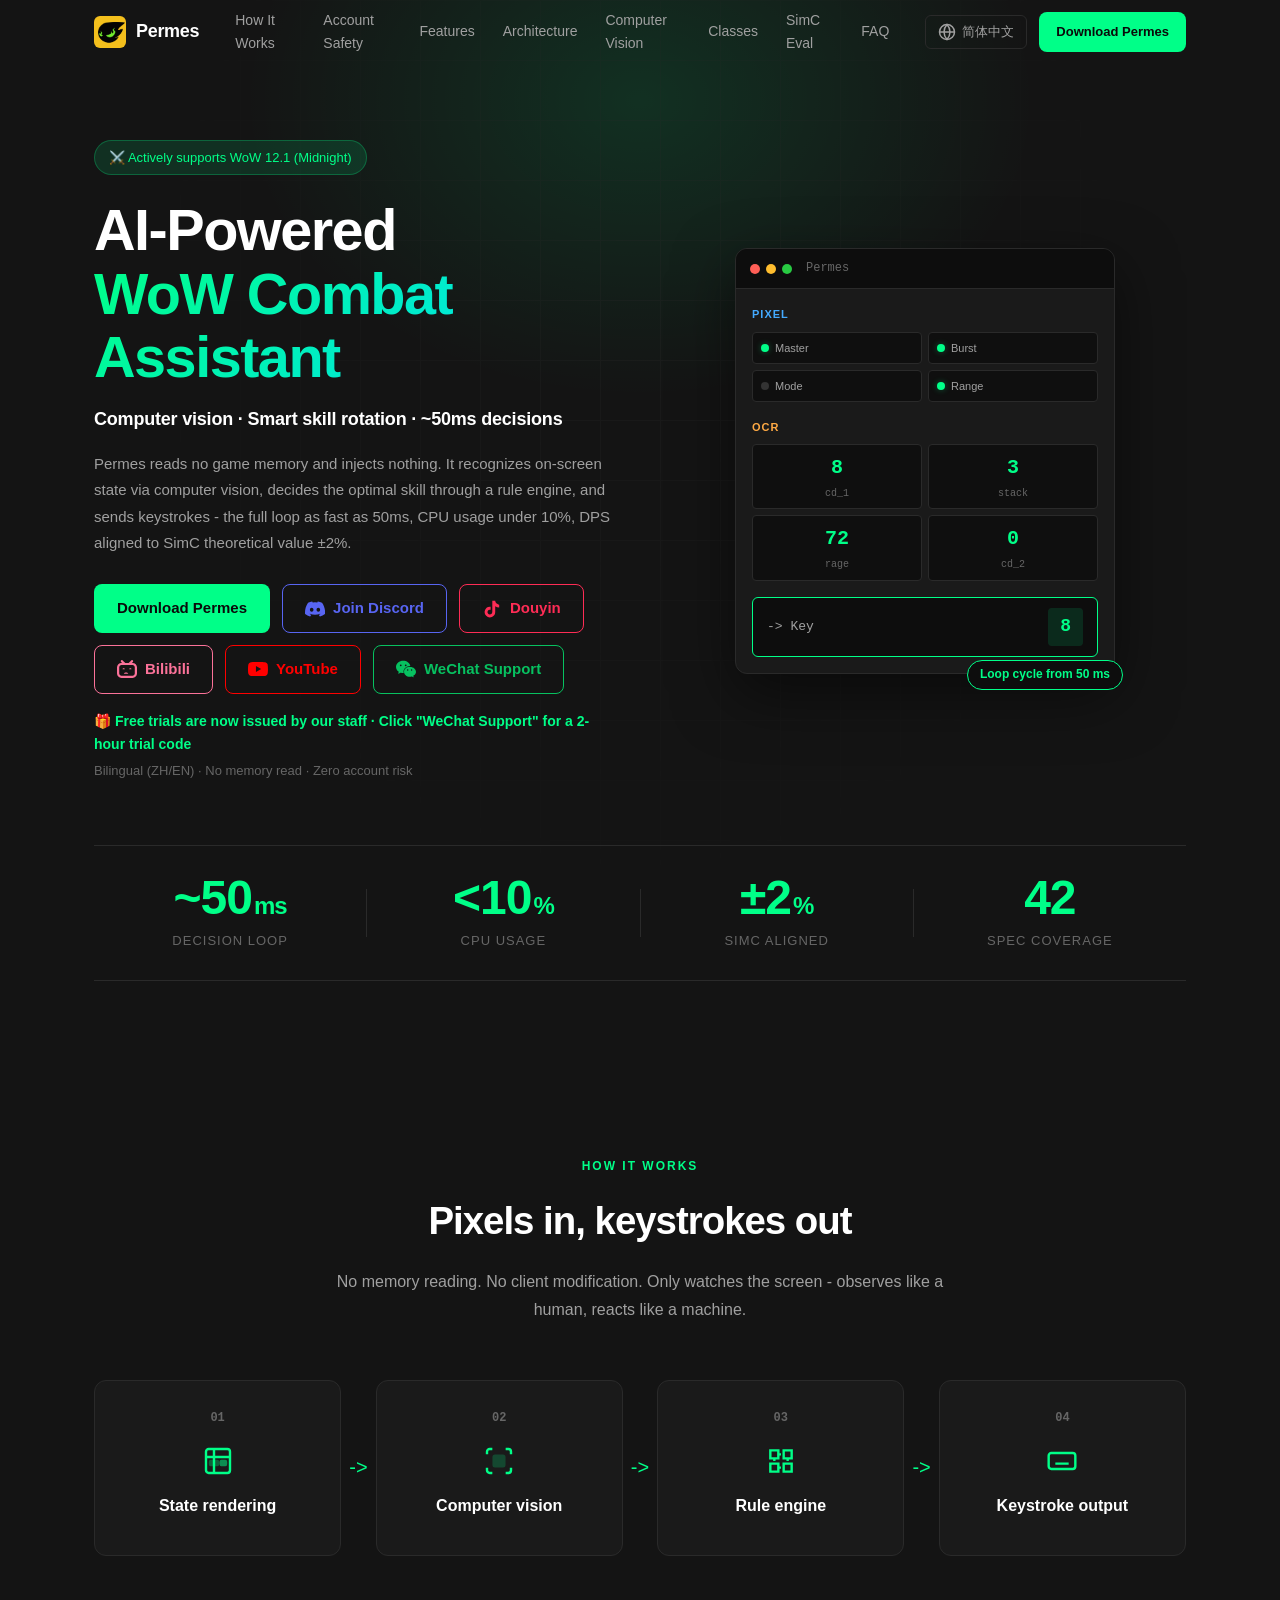
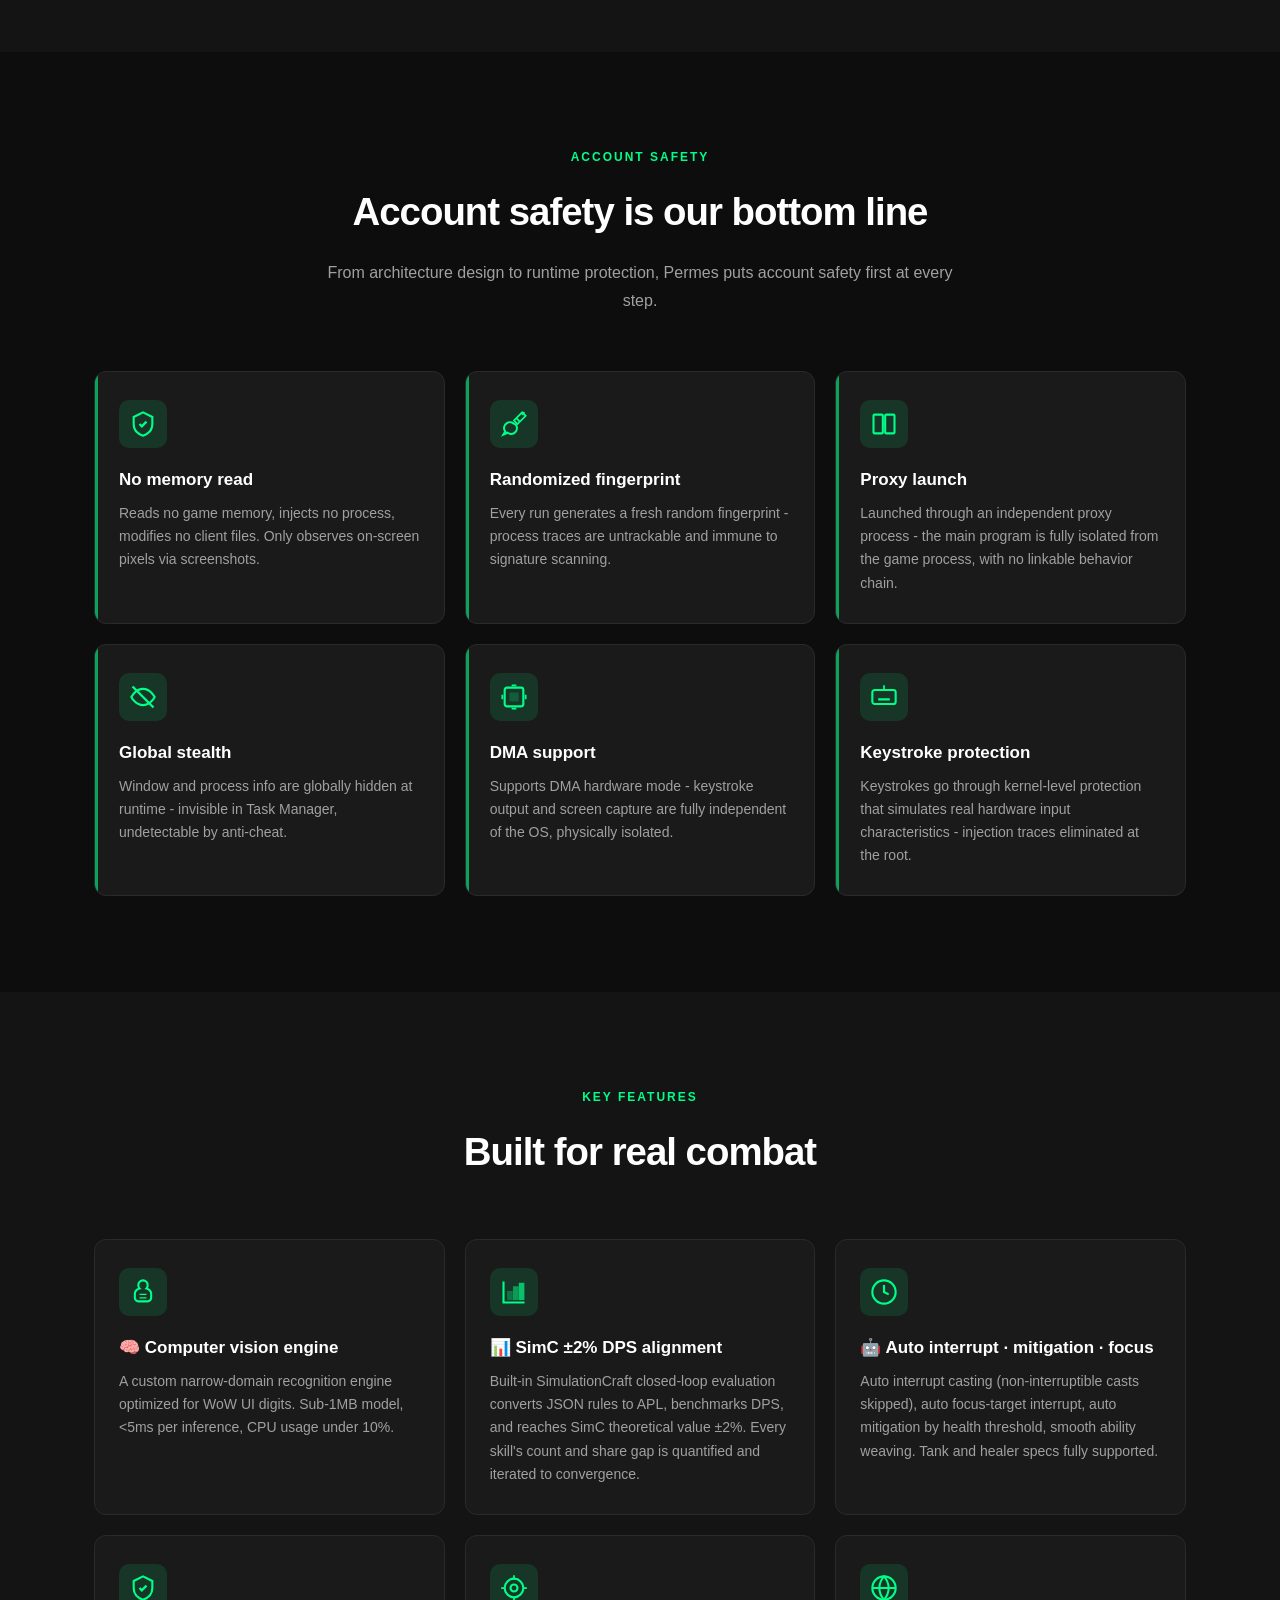
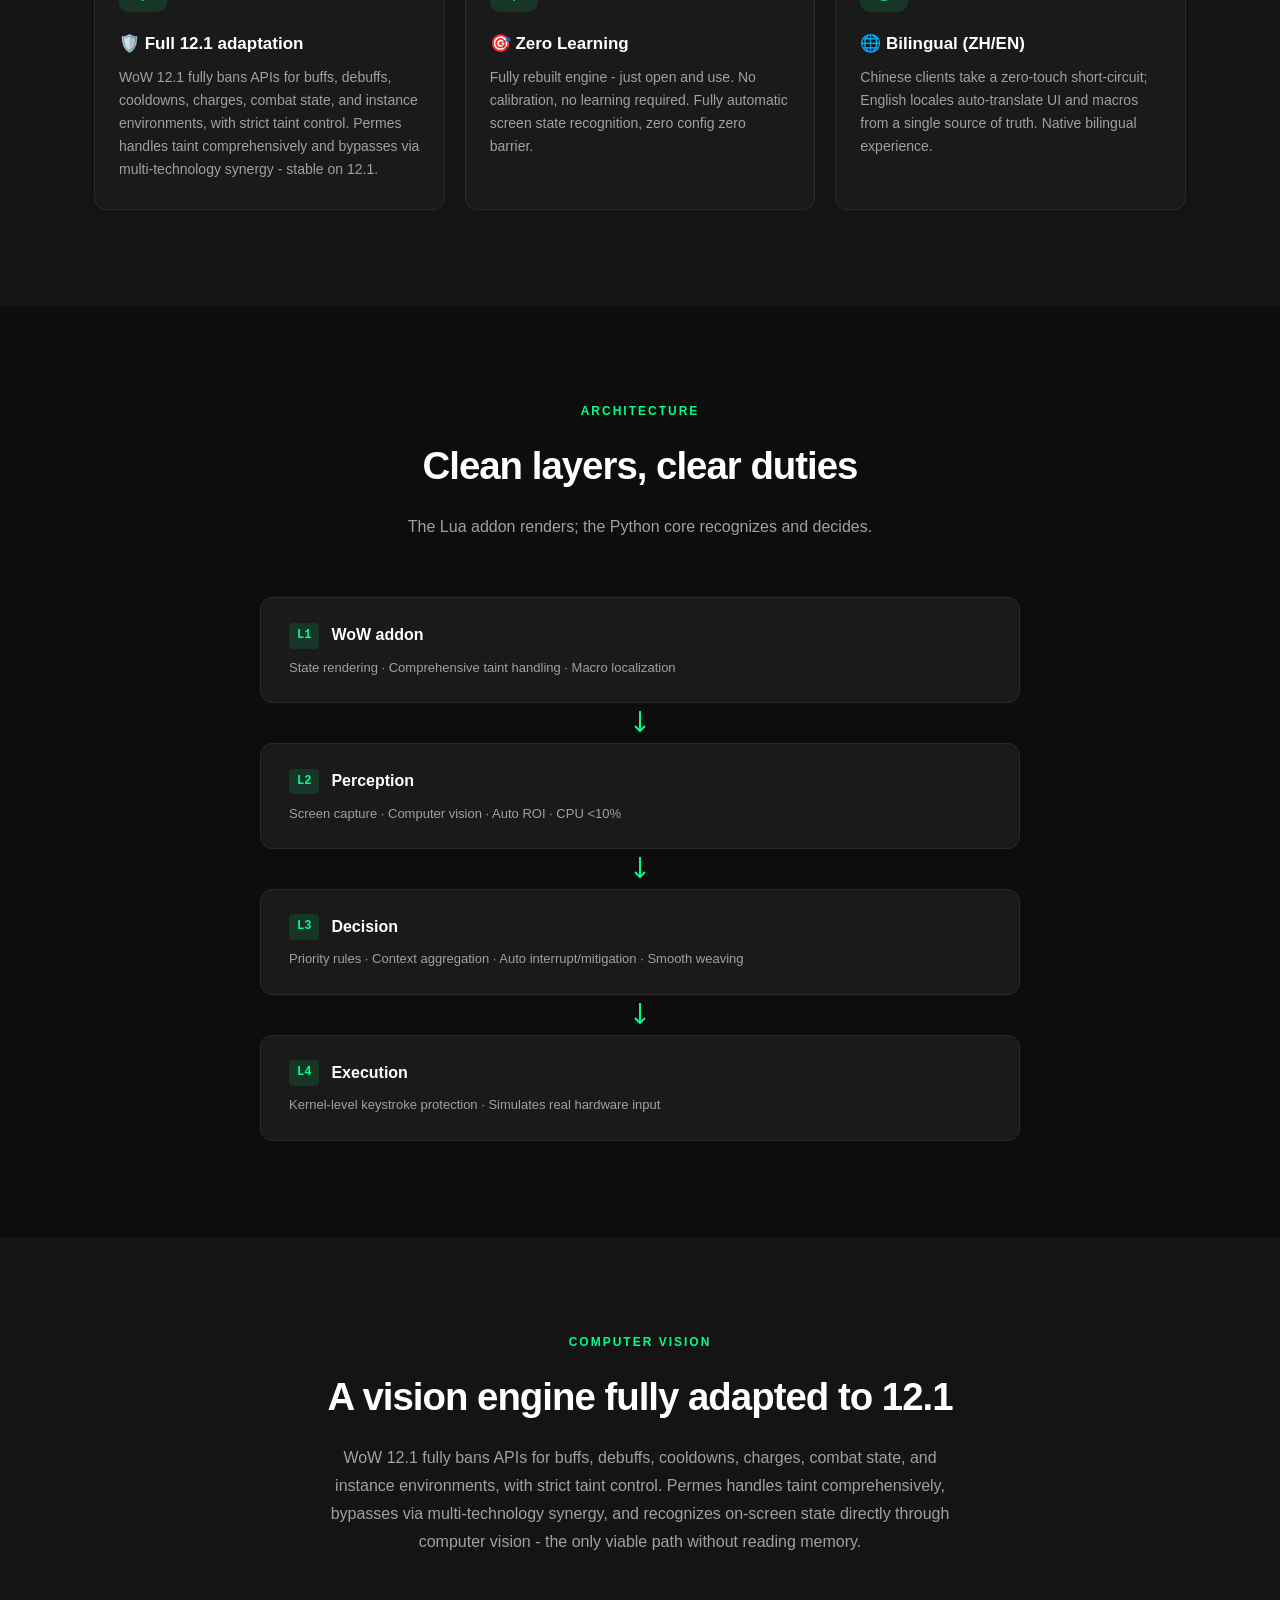
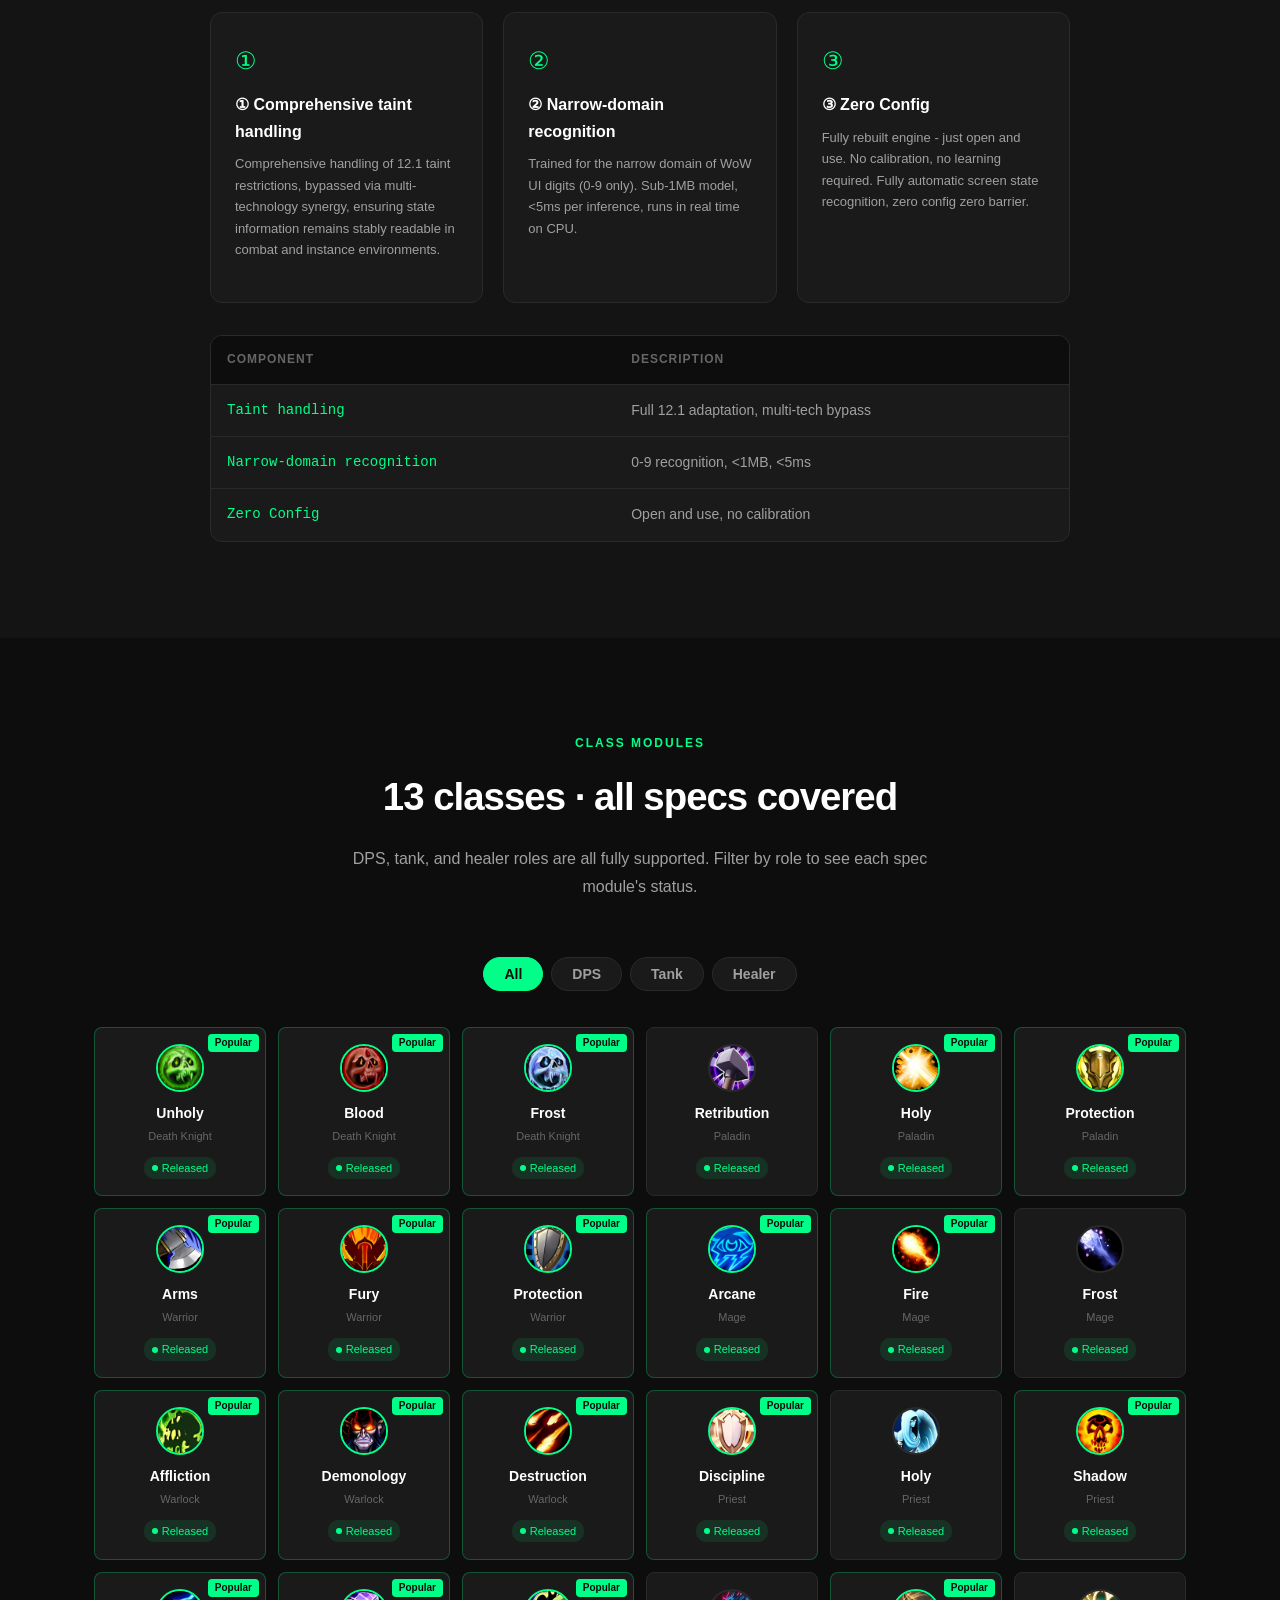
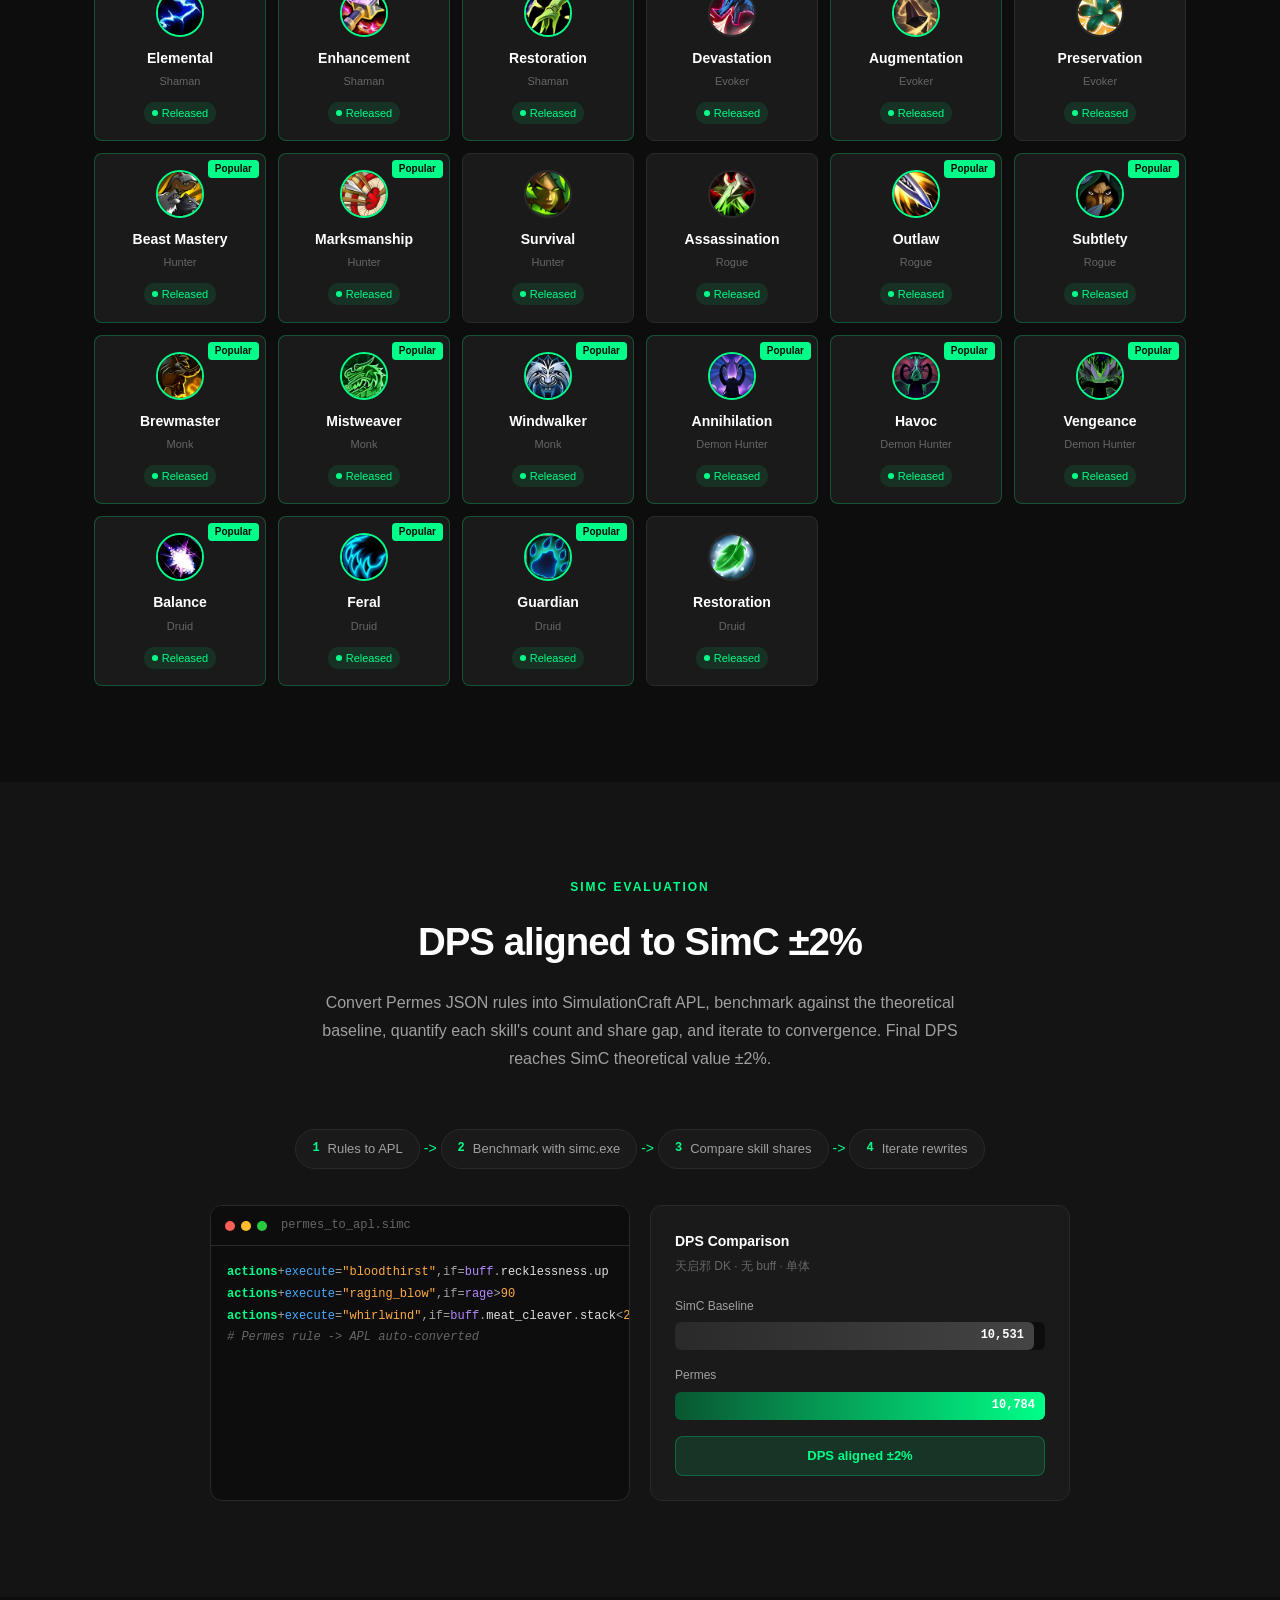
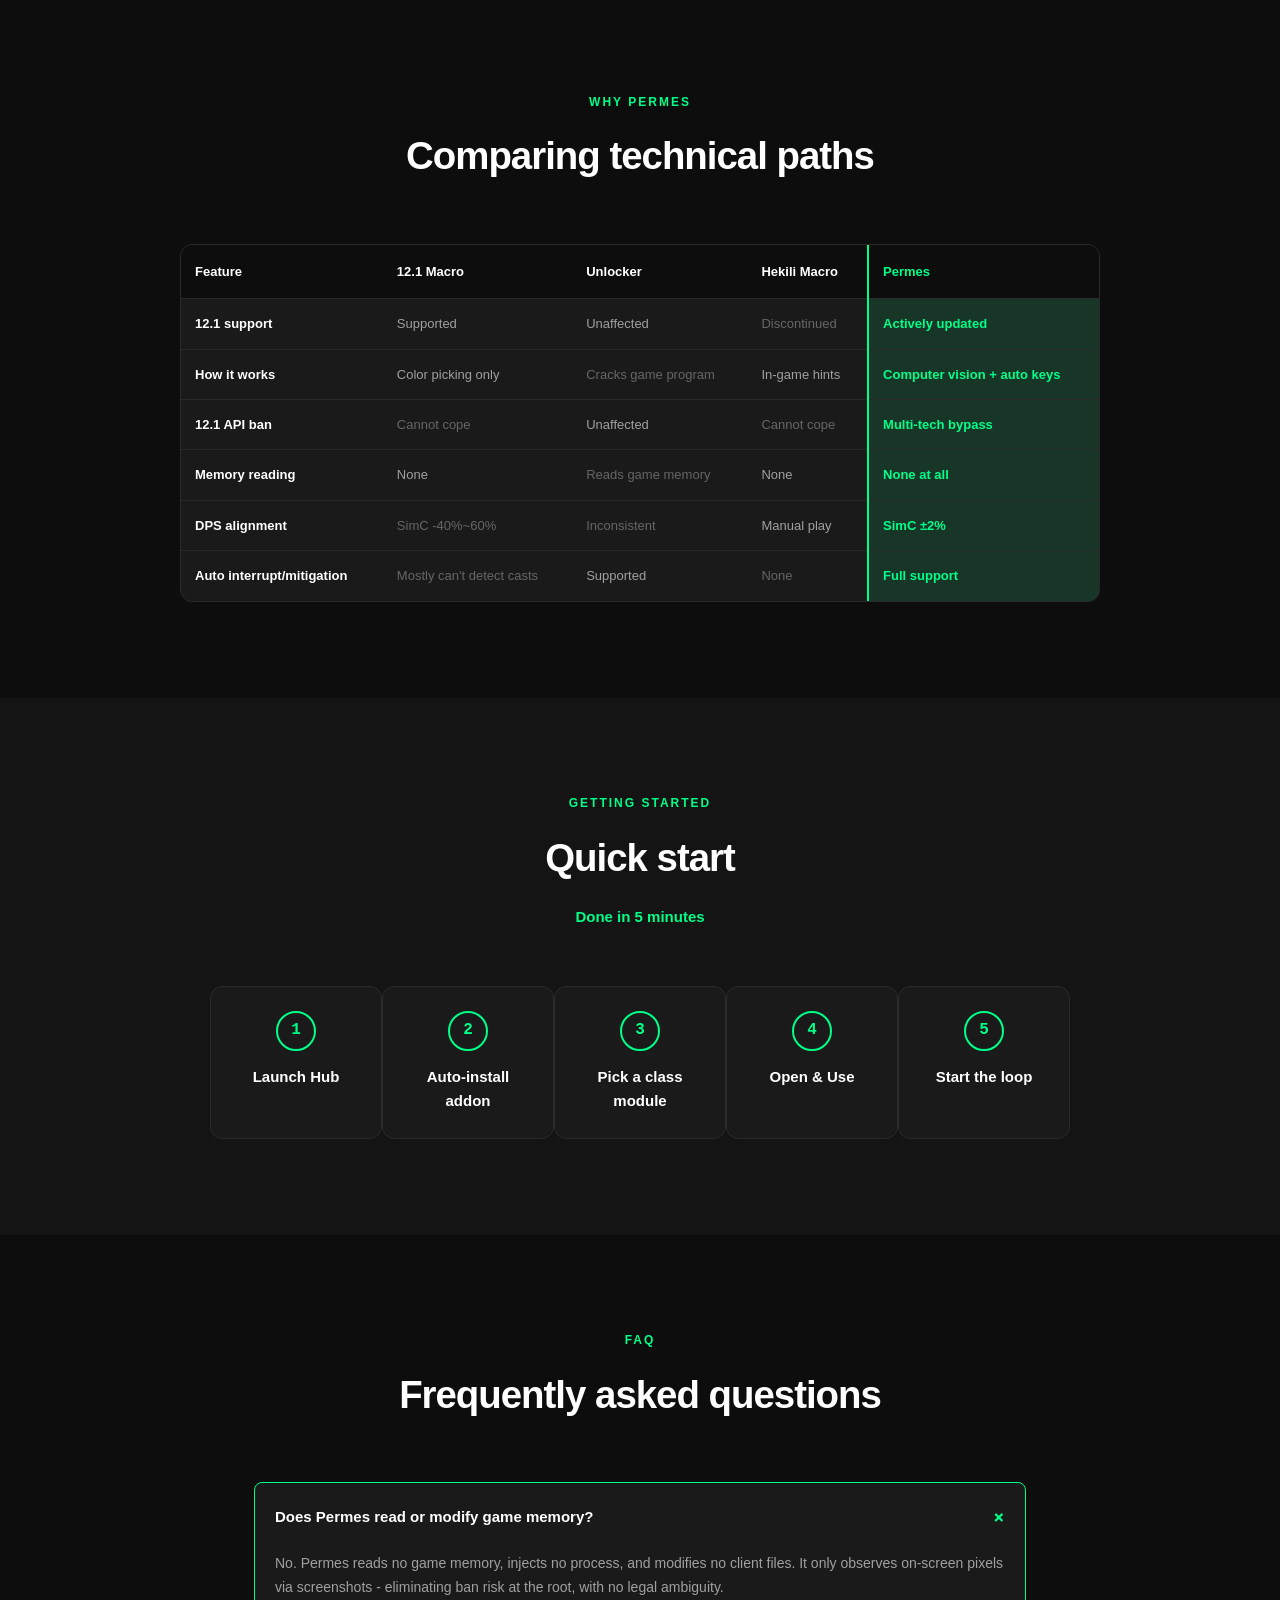
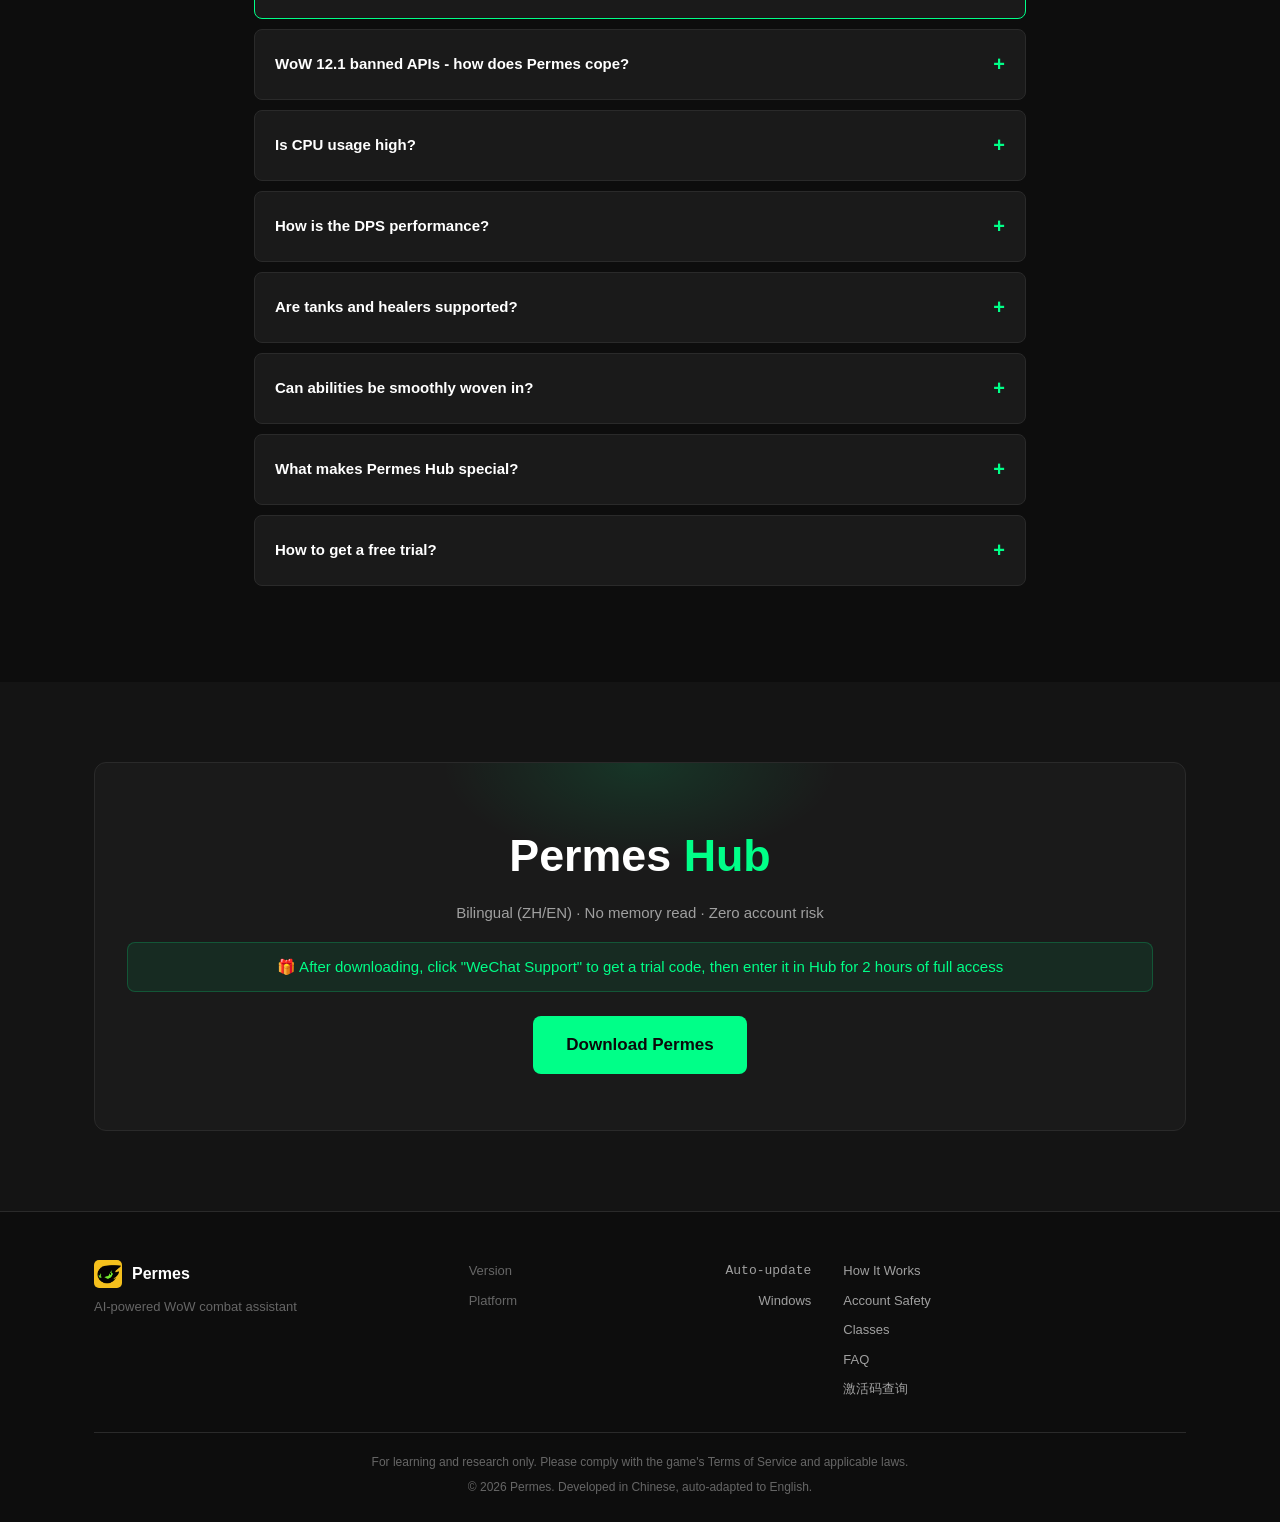
<file: index.html>
<!DOCTYPE html>
<html lang="zh">
<head>
  <meta charset="UTF-8">
  <meta name="viewport" content="width=device-width, initial-scale=1.0">
  <title>Permes · AI-Powered WoW Combat Assistant</title>
  <meta name="description" content="Permes - AI 驱动的魔兽世界战斗辅助。不读内存、不注入进程，计算机视觉技术，DPS 对齐 SimC ±2%，CPU 占用不足 10%，账号零风险。">
  <link rel="icon" href="assets/img/logo.png" type="image/png">
  <link rel="stylesheet" href="css/style.css">
  <script>
    // 在页面渲染前检测语言，避免英文用户看到中文闪烁
    (function () {
      try {
        var stored = localStorage.getItem('permes_lang');
        var lang = (stored === 'zh' || stored === 'en')
          ? stored
          : (navigator.language && navigator.language.startsWith('zh') ? 'zh' : 'en');
        document.documentElement.lang = lang;
        if (lang === 'en') {
          // 添加 class，CSS 在 i18n.js 执行前先隐藏带中文的 data-i18n 节点
          document.documentElement.classList.add('lang-loading');
        }
      } catch (e) {}
    })();
  </script>
</head>
<body>

<!-- ============ 导航 ============ -->
<nav id="navbar" class="navbar">
  <div class="nav-inner">
    <a href="#" class="nav-logo">
      <img src="assets/img/logo.png" alt="Permes" class="nav-logo-img">
      <span class="nav-logo-text">Permes</span>
    </a>
    <div class="nav-links" id="navLinks">
      <a href="#how" class="nav-link" data-i18n="nav.how">工作原理</a>
      <a href="#safety" class="nav-link" data-i18n="nav.safety">账号安全</a>
      <a href="#features" class="nav-link" data-i18n="nav.features">核心特性</a>
      <a href="#arch" class="nav-link" data-i18n="nav.arch">技术架构</a>
      <a href="#ocr" class="nav-link" data-i18n="nav.ocr">计算机视觉</a>
      <a href="#modules" class="nav-link" data-i18n="nav.modules">职业模块</a>
      <a href="#simc" class="nav-link" data-i18n="nav.simc">SimC 评估</a>
      <a href="#faq" class="nav-link" data-i18n="nav.faq">常见问题</a>
    </div>
    <div class="nav-actions">
      <button class="lang-toggle" id="langToggle" aria-label="Switch language">
        <svg width="18" height="18" viewBox="0 0 24 24" fill="none" stroke="currentColor" stroke-width="2">
          <circle cx="12" cy="12" r="10"/>
          <path d="M2 12h20M12 2a15.3 15.3 0 0 1 4 10 15.3 15.3 0 0 1-4 10 15.3 15.3 0 0 1-4-10 15.3 15.3 0 0 1 4-10z"/>
        </svg>
        <span data-i18n="lang.switch">English</span>
      </button>
      <a href="#download" class="btn btn-primary btn-sm" data-i18n="nav.cta">下载 Permes</a>
    </div>
    <button class="nav-burger" id="navBurger" aria-label="Menu">
      <span></span><span></span><span></span>
    </button>
  </div>
</nav>

<!-- ============ Hero ============ -->
<section class="hero" id="top">
  <div class="hero-glow"></div>
  <div class="hero-grid"></div>
  <div class="container hero-inner">
    <div class="hero-content">
      <div class="hero-badge" data-i18n="hero.badge">⚔️ 持续支持 WoW 12.1（至暗之夜）</div>
      <h1 class="hero-title">
        <span data-i18n="hero.title1">AI 驱动的</span>
        <span class="accent" data-i18n="hero.title2">WoW 战斗辅助</span>
      </h1>
      <p class="hero-sub" data-i18n="hero.sub">计算机视觉 · 智能技能循环 · ~50ms 决策</p>
      <p class="hero-desc" data-i18n="hero.desc">Permes 不读取游戏内存、不注入进程，通过计算机视觉技术识别屏幕状态，规则引擎判定技能优先级发送按键。整条链路最低 50ms，CPU 占用不足 10%，DPS 对齐 SimC 理论值 ±2%。</p>
      <div class="hero-cta">
        <a href="#download" class="btn btn-primary" data-i18n="hero.cta.primary">下载 Permes</a>
        <a href="http://discord.gg/pYC6UvWxp6" target="_blank" rel="noopener" class="btn btn-discord">
          <svg width="20" height="20" viewBox="0 0 24 24" fill="currentColor" aria-hidden="true">
            <path d="M20.317 4.37a19.791 19.791 0 0 0-4.885-1.515.074.074 0 0 0-.079.037c-.21.375-.444.864-.608 1.25a18.27 18.27 0 0 0-5.487 0 12.64 12.64 0 0 0-.617-1.25.077.077 0 0 0-.079-.037A19.736 19.736 0 0 0 3.677 4.37a.07.07 0 0 0-.032.027C.533 9.046-.32 13.58.099 18.057a.082.082 0 0 0 .031.057 19.9 19.9 0 0 0 5.993 3.03.078.078 0 0 0 .084-.028 14.09 14.09 0 0 0 1.226-1.994.076.076 0 0 0-.041-.106 13.107 13.107 0 0 1-1.872-.892.077.077 0 0 1-.008-.128 10.2 10.2 0 0 0 .372-.292.074.074 0 0 1 .077-.01c3.928 1.793 8.18 1.793 12.162 0a.074.074 0 0 1 .078.01c.12.198.246.198.373.292a.077.077 0 0 1-.006.127 12.299 12.299 0 0 1-1.873.892.077.077 0 0 0-.041.107c.36.698.772 1.362 1.225 1.993a.076.076 0 0 0 .084.028 19.839 19.839 0 0 0 6.002-3.03.077.077 0 0 0 .032-.054c.5-5.177-.838-9.674-3.549-13.66a.061.061 0 0 0-.031-.03zM8.02 15.33c-1.183 0-2.157-1.085-2.157-2.419 0-1.333.956-2.419 2.157-2.419 1.21 0 2.176 1.096 2.157 2.42 0 1.333-.956 2.418-2.157 2.418zm7.975 0c-1.183 0-2.157-1.085-2.157-2.419 0-1.333.955-2.419 2.157-2.419 1.21 0 2.176 1.096 2.157 2.42 0 1.333-.946 2.418-2.157 2.418z"/>
          </svg>
          <span data-i18n="hero.cta.discord">加入 Discord</span>
        </a>
        <a href="https://www.douyin.com/user/MS4wLjABAAAA-Cp5xts-PnBYNBBfVB4XV_lAyjKEaIOIDc1sDf7WSZnHwgmMaRf3T42_6jo3Ru7G?from_tab_name=main" target="_blank" rel="noopener" class="btn btn-douyin">
          <svg width="20" height="20" viewBox="0 0 24 24" fill="currentColor" aria-hidden="true">
            <path d="M19.59 6.69a4.83 4.83 0 0 1-3.77-4.25V2h-3.45v13.67a2.89 2.89 0 0 1-5.2 1.74 2.89 2.89 0 0 1 2.31-4.64 2.93 2.93 0 0 1 .88.13V9.4a6.84 6.84 0 0 0-1-.05A6.33 6.33 0 0 0 5 20.1a6.34 6.34 0 0 0 10.86-4.43v-7a8.16 8.16 0 0 0 4.77 1.52v-3.4a4.85 4.85 0 0 1-1-.1z"/>
          </svg>
          <span data-i18n="hero.cta.douyin">抖音主页</span>
        </a>
        <a href="https://space.bilibili.com/254678544" target="_blank" rel="noopener" class="btn btn-bilibili">
          <svg width="20" height="20" viewBox="0 0 24 24" fill="currentColor" aria-hidden="true">
            <path d="M17.813 4.653h.854c1.51.054 2.769.578 3.773 1.574 1.004.995 1.524 2.249 1.56 3.76v7.36c-.036 1.51-.556 2.769-1.56 3.773s-2.262 1.524-3.773 1.56H5.333c-1.51-.036-2.769-.556-3.773-1.56S.036 18.858 0 17.347v-7.36c.036-1.511.556-2.765 1.56-3.76 1.004-.996 2.262-1.52 3.773-1.574h.774l-1.174-1.12a1.234 1.234 0 0 1-.373-.906c0-.356.124-.658.373-.907l.027-.027c.267-.249.573-.373.92-.373.347 0 .653.124.92.373L9.653 4.44c.071.071.134.142.187.213h4.267a.836.836 0 0 1 .16-.213l2.853-2.747c.267-.249.573-.373.92-.373.347 0 .662.151.929.4.267.249.391.551.391.907 0 .355-.124.657-.373.906zM5.333 7.24c-.746.018-1.373.276-1.88.773-.506.498-.769 1.13-.786 1.894v7.52c.017.764.28 1.395.786 1.893.507.498 1.134.756 1.88.773h13.334c.746-.017 1.373-.275 1.88-.773.506-.498.769-1.129.786-1.893v-7.52c-.017-.765-.28-1.396-.786-1.894-.507-.497-1.134-.755-1.88-.773zM8 11.107c.373 0 .684.124.933.373.25.249.383.569.4.96H6.667c.017-.391.15-.711.4-.96.249-.249.56-.373.933-.373zm8 0c.373 0 .684.124.933.373.25.249.383.569.4.96h-2.666c.017-.391.15-.711.4-.96.249-.249.56-.373.933-.373zm-6.773 5.493c.48-.284 1.02-.427 1.613-.427.596 0 1.138.143 1.627.427.489.284.862.671 1.12 1.16H8.107c.258-.489.631-.876 1.12-1.16z"/>
          </svg>
          <span data-i18n="hero.cta.bilibili">Bilibili 主页</span>
        </a>
        <a href="https://www.youtube.com/channel/UCTvg_XgObRLb1wPEUMMbm2g" target="_blank" rel="noopener" class="btn btn-youtube">
          <svg width="20" height="20" viewBox="0 0 24 24" fill="currentColor" aria-hidden="true">
            <path d="M23.498 6.186a3.016 3.016 0 0 0-2.122-2.136C19.505 3.545 12 3.545 12 3.545s-7.505 0-9.377.505A3.017 3.017 0 0 0 .502 6.186C0 8.07 0 12 0 12s0 3.93.502 5.814a3.016 3.016 0 0 0 2.122 2.136c1.871.505 9.376.505 9.376.505s7.505 0 9.377-.505a3.015 3.015 0 0 0 2.122-2.136C24 15.93 24 12 24 12s0-3.93-.502-5.814zM9.545 15.568V8.432L15.818 12l-6.273 3.568z"/>
          </svg>
          <span data-i18n="hero.cta.youtube">YouTube 频道</span>
        </a>
        <a href="#" class="btn btn-wechat" id="wechatBtn" onclick="return false">
          <svg width="20" height="20" viewBox="0 0 24 24" fill="currentColor" aria-hidden="true">
            <path d="M8.691 2.188C3.891 2.188 0 5.476 0 9.53c0 2.212 1.17 4.203 3.002 5.55a.59.59 0 0 1 .213.665l-.39 1.48c-.019.07-.048.141-.048.213 0 .163.13.295.29.295a.328.328 0 0 0 .186-.059l2.009-1.166a.798.798 0 0 1 .608-.12c1.077.293 2.205.45 3.355.45h.061a6.167 6.167 0 0 1-.242-1.722c0-3.777 3.527-6.838 7.882-6.838.092 0 .184.002.275.005C16.532 4.702 12.891 2.188 8.691 2.188zm-2.99 4.329a1.07 1.07 0 1 1 0 2.14 1.07 1.07 0 0 1 0-2.14zm5.981 0a1.07 1.07 0 1 1 0 2.14 1.07 1.07 0 0 1 0-2.14zm4.768 2.747c-3.767 0-6.822 2.695-6.822 6.023 0 3.328 3.055 6.023 6.822 6.023.784 0 1.543-.118 2.252-.337a.637.637 0 0 1 .485.095l1.61.934a.262.262 0 0 0 .149.047c.128 0 .231-.105.231-.236 0-.058-.023-.114-.038-.17l-.312-1.184a.473.473 0 0 1 .171-.532C22.86 19.077 24 17.476 24 15.672c0-3.328-3.055-6.023-6.821-6.023h-.729zm-2.395 3.146a.856.856 0 1 1 0 1.712.856.856 0 0 1 0-1.712zm4.681 0a.856.856 0 1 1 0 1.712.856.856 0 0 1 0-1.712z"/>
          </svg>
          <span data-i18n="hero.cta.wechat">微信客服</span>
        </a>
      </div>
      <p class="hero-trial" data-i18n="hero.trial">🎁 免费试用改为客服人工发放 · 点击「微信客服」领取 2 小时体验码</p>
      <p class="hero-note" data-i18n="hero.note">中英双语 · 不读内存 · 账号零风险</p>
    </div>
    <div class="hero-visual">
      <div class="hero-demo">
        <div class="demo-window">
          <div class="demo-titlebar">
            <span class="dot dot-r"></span>
            <span class="dot dot-y"></span>
            <span class="dot dot-g"></span>
            <span class="demo-title">Permes</span>
          </div>
          <div class="demo-body">
            <div class="demo-pixel-section">
              <div class="demo-section-label">Pixel</div>
              <div class="demo-bars">
                <div class="demo-bar"><span class="bar-led on"></span><span class="bar-label" data-i18n="demo.bar.master">总开关</span></div>
                <div class="demo-bar"><span class="bar-led on"></span><span class="bar-label" data-i18n="demo.bar.burst">爆发</span></div>
                <div class="demo-bar"><span class="bar-led"></span><span class="bar-label" data-i18n="demo.bar.mode">模式</span></div>
                <div class="demo-bar"><span class="bar-led on"></span><span class="bar-label" data-i18n="demo.bar.range">距离</span></div>
              </div>
            </div>
            <div class="demo-ocr-section">
              <div class="demo-section-label ocr">OCR</div>
              <div class="demo-ocr-grid">
                <div class="demo-ocr-item"><span class="ocr-val" id="ocr1">12</span><span class="ocr-lbl">cd_1</span></div>
                <div class="demo-ocr-item"><span class="ocr-val" id="ocr2">3</span><span class="ocr-lbl">stack</span></div>
                <div class="demo-ocr-item"><span class="ocr-val" id="ocr3">85</span><span class="ocr-lbl">rage</span></div>
                <div class="demo-ocr-item"><span class="ocr-val" id="ocr4">0</span><span class="ocr-lbl">cd_2</span></div>
              </div>
            </div>
            <div class="demo-action">
              <div class="demo-action-label">-> Key</div>
              <div class="demo-key" id="demoKey">F5</div>
            </div>
          </div>
        </div>
        <div class="demo-loop-badge" data-i18n="how.loop">循环周期最低 50 ms</div>
      </div>
    </div>
  </div>
  <div class="container">
    <div class="stats-bar">
      <div class="stat-item reveal">
        <div class="stat-num">~50<span class="stat-unit">ms</span></div>
        <div class="stat-label" data-i18n="stat.loop">决策循环</div>
      </div>
      <div class="stat-divider"></div>
      <div class="stat-item reveal">
        <div class="stat-num">&lt;10<span class="stat-unit">%</span></div>
        <div class="stat-label" data-i18n="stat.cpu">CPU 占用</div>
      </div>
      <div class="stat-divider"></div>
      <div class="stat-item reveal">
        <div class="stat-num">±2<span class="stat-unit">%</span></div>
        <div class="stat-label" data-i18n="stat.accuracy">SimC 对齐</div>
      </div>
      <div class="stat-divider"></div>
      <div class="stat-item reveal">
        <div class="stat-num" data-count="42">0</div>
        <div class="stat-label" data-i18n="stat.modules">专精覆盖</div>
      </div>
    </div>
  </div>
</section>

<!-- ============ 工作原理（简约：无 desc） ============ -->
<section class="section" id="how">
  <div class="container">
    <div class="section-head reveal">
      <div class="eyebrow" data-i18n="how.eyebrow">HOW IT WORKS</div>
      <h2 class="section-title" data-i18n="how.title">像素进，按键出</h2>
      <p class="section-lead" data-i18n="how.lead">不读取游戏内存，不修改客户端。只看屏幕--像人一样观察，像机器一样反应。</p>
    </div>
    <div class="how-flow">
      <div class="how-step reveal">
        <div class="how-step-num">01</div>
        <div class="how-step-icon">
          <svg width="32" height="32" viewBox="0 0 24 24" fill="none" stroke="currentColor" stroke-width="1.8">
            <rect x="3" y="3" width="18" height="18" rx="2"/>
            <path d="M3 9h18M9 3v18"/>
            <rect x="6" y="12" width="6" height="3" rx="0.5" fill="currentColor" opacity="0.3"/>
            <rect x="14" y="12" width="4" height="3" rx="0.5" fill="currentColor" opacity="0.5"/>
          </svg>
        </div>
        <h3 data-i18n="how.s1.title">状态渲染</h3>
      </div>
      <div class="how-arrow">-></div>
      <div class="how-step reveal">
        <div class="how-step-num">02</div>
        <div class="how-step-icon">
          <svg width="32" height="32" viewBox="0 0 24 24" fill="none" stroke="currentColor" stroke-width="1.8">
            <path d="M3 7V5a2 2 0 0 1 2-2h2M17 3h2a2 2 0 0 1 2 2v2M21 17v2a2 2 0 0 1-2 2h-2M7 21H5a2 2 0 0 1-2-2v-2"/>
            <rect x="8" y="8" width="8" height="8" rx="1" fill="currentColor" opacity="0.2"/>
          </svg>
        </div>
        <h3 data-i18n="how.s2.title">计算机视觉</h3>
      </div>
      <div class="how-arrow">-></div>
      <div class="how-step reveal">
        <div class="how-step-num">03</div>
        <div class="how-step-icon">
          <svg width="32" height="32" viewBox="0 0 24 24" fill="none" stroke="currentColor" stroke-width="1.8">
            <path d="M4 4h6v6H4zM14 4h6v6h-6zM4 14h6v6H4zM14 14h6v6h-6z"/>
            <path d="M10 7h4M7 10v4M17 10v4M10 17h4" stroke-dasharray="2 2"/>
          </svg>
        </div>
        <h3 data-i18n="how.s3.title">规则引擎</h3>
      </div>
      <div class="how-arrow">-></div>
      <div class="how-step reveal">
        <div class="how-step-num">04</div>
        <div class="how-step-icon">
          <svg width="32" height="32" viewBox="0 0 24 24" fill="none" stroke="currentColor" stroke-width="1.8">
            <rect x="2" y="6" width="20" height="12" rx="2"/>
            <path d="M6 10h.01M10 10h.01M14 10h.01M18 10h.01M7 14h10"/>
          </svg>
        </div>
        <h3 data-i18n="how.s4.title">按键发送</h3>
      </div>
    </div>
  </div>
</section>

<!-- ============ 账号安全 ============ -->
<section class="section section-alt" id="safety">
  <div class="container">
    <div class="section-head reveal">
      <div class="eyebrow" data-i18n="safety.eyebrow">ACCOUNT SAFETY</div>
      <h2 class="section-title" data-i18n="safety.title">账号安全是我们的底线</h2>
      <p class="section-lead" data-i18n="safety.lead">从架构设计到运行时保护，Permes 在每一个环节都把账号安全放在第一位。</p>
    </div>
    <div class="safety-grid">
      <div class="safety-card reveal">
        <div class="safety-icon">
          <svg width="28" height="28" viewBox="0 0 24 24" fill="none" stroke="currentColor" stroke-width="1.8">
            <path d="M12 2L4 6v6c0 5 3.5 8.5 8 10 4.5-1.5 8-5 8-10V6l-8-4z"/>
            <path d="M9 12l2 2 4-4" stroke-width="2"/>
          </svg>
        </div>
        <h3 data-i18n="safety.f1.title">不读内存</h3>
        <p data-i18n="safety.f1.desc">不读取游戏内存、不注入进程、不修改客户端文件。仅通过截图观察屏幕像素。</p>
      </div>
      <div class="safety-card reveal">
        <div class="safety-icon">
          <svg width="28" height="28" viewBox="0 0 24 24" fill="none" stroke="currentColor" stroke-width="1.8">
            <path d="M21 2l-2 2m-7.5 7.5a5 5 0 0 0-7 7L3 21l3.5-1.5a5 5 0 0 0 7-7z"/>
            <path d="M14 7l3 3M19 2l3 3-7 7-3-3z" stroke-width="1.5"/>
          </svg>
        </div>
        <h3 data-i18n="safety.f2.title">全随机特征码</h3>
        <p data-i18n="safety.f2.desc">每次运行生成全新随机特征码，进程指纹不可追溯，无法被特征扫描识别。</p>
      </div>
      <div class="safety-card reveal">
        <div class="safety-icon">
          <svg width="28" height="28" viewBox="0 0 24 24" fill="none" stroke="currentColor" stroke-width="1.8">
            <rect x="3" y="4" width="8" height="16" rx="1"/>
            <rect x="13" y="4" width="8" height="16" rx="1"/>
            <path d="M11 12h2" stroke-dasharray="1 2"/>
          </svg>
        </div>
        <h3 data-i18n="safety.f3.title">代理启动</h3>
        <p data-i18n="safety.f3.desc">通过独立代理进程启动，主程序与游戏进程完全隔离，行为链路不可关联。</p>
      </div>
      <div class="safety-card reveal">
        <div class="safety-icon">
          <svg width="28" height="28" viewBox="0 0 24 24" fill="none" stroke="currentColor" stroke-width="1.8">
            <path d="M2 12s3.5-7 10-7 10 7 10 7-3.5 7-10 7-10-7-10-7z"/>
            <path d="M3 3l18 18" stroke-width="2"/>
          </svg>
        </div>
        <h3 data-i18n="safety.f4.title">全局隐藏</h3>
        <p data-i18n="safety.f4.desc">运行时全局隐藏窗口与进程信息，任务管理器不可见，反作弊系统不可探测。</p>
      </div>
      <div class="safety-card reveal">
        <div class="safety-icon">
          <svg width="28" height="28" viewBox="0 0 24 24" fill="none" stroke="currentColor" stroke-width="1.8">
            <rect x="4" y="4" width="16" height="16" rx="2"/>
            <path d="M9 9h6v6H9z" fill="currentColor" opacity="0.2"/>
            <path d="M2 10v4M22 10v4M10 2h4M10 22h4" stroke-width="1.5"/>
          </svg>
        </div>
        <h3 data-i18n="safety.f5.title">支持 DMA</h3>
        <p data-i18n="safety.f5.desc">支持 DMA 硬件模式，按键发送与截图采集完全独立于操作系统，物理级隔离。</p>
      </div>
      <div class="safety-card reveal">
        <div class="safety-icon">
          <svg width="28" height="28" viewBox="0 0 24 24" fill="none" stroke="currentColor" stroke-width="1.8">
            <rect x="2" y="6" width="20" height="12" rx="2"/>
            <path d="M6 10h.01M10 10h.01M14 10h.01M18 10h.01M7 14h10"/>
            <path d="M12 2v4" stroke-width="1.5"/>
          </svg>
        </div>
        <h3 data-i18n="safety.f6.title">按键保护</h3>
        <p data-i18n="safety.f6.desc">按键发送经过内核级保护，模拟真实硬件输入特征，注入痕迹从根源消除。</p>
      </div>
    </div>
  </div>
</section>

<!-- ============ 核心特性 ============ -->
<section class="section" id="features">
  <div class="container">
    <div class="section-head reveal">
      <div class="eyebrow" data-i18n="feat.eyebrow">KEY FEATURES</div>
      <h2 class="section-title" data-i18n="feat.title">为真实战斗而生</h2>
    </div>
    <div class="features-grid">
      <div class="feature-card reveal">
        <div class="feature-icon">
          <svg width="28" height="28" viewBox="0 0 24 24" fill="none" stroke="currentColor" stroke-width="1.8">
            <path d="M12 2a4 4 0 0 1 4 4c0 1.5-.5 2.5-1 3 2 .5 4 2 4 5v3a3 3 0 0 1-3 3H8a3 3 0 0 1-3-3v-3c0-3 2-4.5 4-5-.5-.5-1-1.5-1-3a4 4 0 0 1 4-4z"/>
            <path d="M9 14h6M9 17h6" stroke-width="1.2"/>
          </svg>
        </div>
        <h3 data-i18n="feat.f1.title">🧠 计算机视觉引擎</h3>
        <p data-i18n="feat.f1.desc">自研窄域识别引擎，针对 WoW UI 数字优化，模型不足 1MB，单次推理 <5ms，CPU 占用不足 10%。</p>
      </div>
      <div class="feature-card reveal">
        <div class="feature-icon">
          <svg width="28" height="28" viewBox="0 0 24 24" fill="none" stroke="currentColor" stroke-width="1.8">
            <path d="M3 3v18h18"/>
            <rect x="7" y="12" width="3" height="6" fill="currentColor" opacity="0.3"/>
            <rect x="12" y="8" width="3" height="10" fill="currentColor" opacity="0.5"/>
            <rect x="17" y="5" width="3" height="13" fill="currentColor" opacity="0.7"/>
          </svg>
        </div>
        <h3 data-i18n="feat.f2.title">📊 SimC ±2% DPS 对齐</h3>
        <p data-i18n="feat.f2.desc">内置 SimulationCraft 闭环评估，JSON 规则转 APL 跑分，DPS 达到 SimC 理论值 ±2%。量化每个技能的次数与占比差距，迭代到收敛。</p>
      </div>
      <div class="feature-card reveal">
        <div class="feature-icon">
          <svg width="28" height="28" viewBox="0 0 24 24" fill="none" stroke="currentColor" stroke-width="1.8">
            <circle cx="12" cy="12" r="10"/>
            <path d="M12 6v6l4 2"/>
          </svg>
        </div>
        <h3 data-i18n="feat.f3.title">🤖 自动打断 · 减伤 · 焦点</h3>
        <p data-i18n="feat.f3.desc">自动打断施法（不断钢条）、自动焦点打断、按血量阈值自动减伤释放防御技能、顺滑插入技能。坦克与治疗专精完整支持。</p>
      </div>
      <div class="feature-card reveal">
        <div class="feature-icon">
          <svg width="28" height="28" viewBox="0 0 24 24" fill="none" stroke="currentColor" stroke-width="1.8">
            <path d="M12 2L4 6v6c0 5 3.5 8.5 8 10 4.5-1.5 8-5 8-10V6l-8-4z"/>
            <path d="M9 12l2 2 4-4" stroke-width="2"/>
          </svg>
        </div>
        <h3 data-i18n="feat.f4.title">🛡️ 12.1 全面适配</h3>
        <p data-i18n="feat.f4.desc">WoW 12.1 对 buff、debuff、技能冷却、充能、战斗状态、副本环境全面封禁 API 并严控 taint。Permes 对 taint 做了全面处理，多技术协同绕过，12.1 依然稳定运行。</p>
      </div>
      <div class="feature-card reveal">
        <div class="feature-icon">
          <svg width="28" height="28" viewBox="0 0 24 24" fill="none" stroke="currentColor" stroke-width="1.8">
            <circle cx="12" cy="12" r="3"/>
            <circle cx="12" cy="12" r="8"/>
            <path d="M12 1v3M12 20v3M1 12h3M20 12h3" stroke-width="1.5"/>
          </svg>
        </div>
        <h3 data-i18n="feat.f5.title">🎯 零学习即用</h3>
        <p data-i18n="feat.f5.desc">全新重构引擎，打开即用，无需校准、无需学习。完全自动识别屏幕状态，零配置零门槛。</p>
      </div>
      <div class="feature-card reveal">
        <div class="feature-icon">
          <svg width="28" height="28" viewBox="0 0 24 24" fill="none" stroke="currentColor" stroke-width="1.8">
            <circle cx="12" cy="12" r="10"/>
            <path d="M2 12h20M12 2a15.3 15.3 0 0 1 4 10 15.3 15.3 0 0 1-4 10 15.3 15.3 0 0 1-4-10 15.3 15.3 0 0 1 4-10z"/>
          </svg>
        </div>
        <h3 data-i18n="feat.f6.title">🌐 中英双语</h3>
        <p data-i18n="feat.f6.desc">中文客户端走短路逻辑，零感知；英文环境自动翻译 UI 与宏，单一真相源，原生双语体验。</p>
      </div>
    </div>
  </div>
</section>

<!-- ============ 技术架构（简约） ============ -->
<section class="section section-alt" id="arch">
  <div class="container">
    <div class="section-head reveal">
      <div class="eyebrow" data-i18n="arch.eyebrow">ARCHITECTURE</div>
      <h2 class="section-title" data-i18n="arch.title">清晰分层，各司其职</h2>
      <p class="section-lead" data-i18n="arch.lead">Lua 插件负责渲染，Python 核心负责识别与决策。</p>
    </div>
    <div class="arch-stack">
      <div class="arch-layer reveal">
        <div class="arch-layer-head">
          <span class="arch-layer-num">L1</span>
          <h3 data-i18n="arch.l1.title">WoW 插件层</h3>
        </div>
        <p data-i18n="arch.l1.desc">状态渲染 · taint 全面处理 · 宏本地化</p>
      </div>
      <div class="arch-connector">
        <svg width="16" height="24" viewBox="0 0 16 24"><path d="M8 0v20M3 15l5 5 5-5" stroke="currentColor" stroke-width="2" fill="none"/></svg>
      </div>
      <div class="arch-layer reveal">
        <div class="arch-layer-head">
          <span class="arch-layer-num">L2</span>
          <h3 data-i18n="arch.l2.title">感知层</h3>
        </div>
        <p data-i18n="arch.l2.desc">截图采集 · 计算机视觉 · ROI 自动定位 · CPU <10%</p>
      </div>
      <div class="arch-connector">
        <svg width="16" height="24" viewBox="0 0 16 24"><path d="M8 0v20M3 15l5 5 5-5" stroke="currentColor" stroke-width="2" fill="none"/></svg>
      </div>
      <div class="arch-layer reveal">
        <div class="arch-layer-head">
          <span class="arch-layer-num">L3</span>
          <h3 data-i18n="arch.l3.title">决策层</h3>
        </div>
        <p data-i18n="arch.l3.desc">优先级规则 · 上下文聚合 · 自动打断/减伤 · 顺滑插入</p>
      </div>
      <div class="arch-connector">
        <svg width="16" height="24" viewBox="0 0 16 24"><path d="M8 0v20M3 15l5 5 5-5" stroke="currentColor" stroke-width="2" fill="none"/></svg>
      </div>
      <div class="arch-layer reveal">
        <div class="arch-layer-head">
          <span class="arch-layer-num">L4</span>
          <h3 data-i18n="arch.l4.title">执行层</h3>
        </div>
        <p data-i18n="arch.l4.desc">内核级按键保护 · 模拟真实硬件输入</p>
      </div>
    </div>
  </div>
</section>

<!-- ============ 计算机视觉 ============ -->
<section class="section" id="ocr">
  <div class="container">
    <div class="section-head reveal">
      <div class="eyebrow" data-i18n="ocr.eyebrow">COMPUTER VISION</div>
      <h2 class="section-title" data-i18n="ocr.title">12.1 全面适配的视觉引擎</h2>
      <p class="section-lead" data-i18n="ocr.lead">WoW 12.1 对 buff、debuff、技能冷却、充能、战斗状态、副本环境全面封禁 API 并严控 taint。Permes 对 taint 做了全面处理，多技术协同绕过，通过计算机视觉直接识别屏幕状态--这是不读内存的唯一可行路径。</p>
    </div>
    <div class="ocr-content">
      <div class="ocr-phases ocr-phases-3">
        <div class="ocr-phase reveal">
          <div class="ocr-phase-num">①</div>
          <h3 data-i18n="ocr.p1.title">① taint 全面处理</h3>
          <p data-i18n="ocr.p1.desc">对 12.1 的 taint 限制做全面处理，多技术协同绕过，确保状态信息在战斗与副本环境中稳定可读。</p>
        </div>
        <div class="ocr-phase reveal">
          <div class="ocr-phase-num">②</div>
          <h3 data-i18n="ocr.p2.title">② 窄域识别引擎</h3>
          <p data-i18n="ocr.p2.desc">针对 WoW UI 数字窄域训练，仅识别 0-9。模型不足 1MB，单次推理 <5ms，CPU 即可实时运行。</p>
        </div>
        <div class="ocr-phase reveal">
          <div class="ocr-phase-num">③</div>
          <h3 data-i18n="ocr.p3.title">③ 零配置即用</h3>
          <p data-i18n="ocr.p3.desc">全新重构引擎，打开即用，无需校准、无需学习。完全自动识别屏幕状态，零配置零门槛。</p>
        </div>
      </div>
      <div class="ocr-table-wrap reveal">
        <table class="ocr-table">
          <thead>
            <tr>
              <th data-i18n="ocr.th.model">组件</th>
              <th data-i18n="ocr.th.note">说明</th>
            </tr>
          </thead>
          <tbody>
            <tr>
              <td class="mono" data-i18n="ocr.r1.model">taint 处理</td>
              <td data-i18n="ocr.r1.note">12.1 全面适配，多技术协同绕过</td>
            </tr>
            <tr>
              <td class="mono" data-i18n="ocr.r2.model">窄域识别</td>
              <td data-i18n="ocr.r2.note">0-9 识别，<1MB，<5ms</td>
            </tr>
            <tr>
              <td class="mono" data-i18n="ocr.r3.model">零配置</td>
              <td data-i18n="ocr.r3.note">打开即用，无需校准</td>
            </tr>
          </tbody>
        </table>
      </div>
    </div>
  </div>
</section>

<!-- ============ 职业模块 ============ -->
<section class="section section-alt" id="modules">
  <div class="container">
    <div class="section-head reveal">
      <div class="eyebrow" data-i18n="mod.eyebrow">CLASS MODULES</div>
      <h2 class="section-title" data-i18n="mod.title">13 职业 · 全专精覆盖</h2>
      <p class="section-lead" data-i18n="mod.lead">输出、坦克、治疗三大职责完整支持。按职责筛选，查看各专精模块状态。</p>
    </div>
    <div class="mod-filters reveal">
      <button class="mod-filter active" data-filter="all" data-i18n="mod.filter.all">全部</button>
      <button class="mod-filter" data-filter="dps" data-i18n="mod.filter.dps">输出</button>
      <button class="mod-filter" data-filter="tank" data-i18n="mod.filter.tank">坦克</button>
      <button class="mod-filter" data-filter="heal" data-i18n="mod.filter.heal">治疗</button>
    </div>
    <div class="mod-grid" id="modGrid"></div>
  </div>
</section>

<!-- ============ SimC 评估 ============ -->
<section class="section" id="simc">
  <div class="container">
    <div class="section-head reveal">
      <div class="eyebrow" data-i18n="simc.eyebrow">SIMC EVALUATION</div>
      <h2 class="section-title" data-i18n="simc.title">DPS 对齐 SimC ±2%</h2>
      <p class="section-lead" data-i18n="simc.lead">把 Permes JSON 规则转换为 SimulationCraft APL，跑分对比理论基准，量化每个技能的次数与占比差距，迭代到收敛。最终 DPS 达到 SimC 理论值 ±2%。</p>
    </div>
    <div class="simc-content">
      <div class="simc-steps reveal">
        <div class="simc-step"><span class="simc-step-num">1</span><span data-i18n="simc.s1">规则转 APL</span></div>
        <div class="simc-step-arrow">-></div>
        <div class="simc-step"><span class="simc-step-num">2</span><span data-i18n="simc.s2">simc.exe 跑分</span></div>
        <div class="simc-step-arrow">-></div>
        <div class="simc-step"><span class="simc-step-num">3</span><span data-i18n="simc.s3">对比技能占比</span></div>
        <div class="simc-step-arrow">-></div>
        <div class="simc-step"><span class="simc-step-num">4</span><span data-i18n="simc.s4">迭代改写</span></div>
      </div>
      <div class="simc-demo reveal">
        <div class="simc-code">
          <div class="code-header">
            <span class="code-dot dot-r"></span>
            <span class="code-dot dot-y"></span>
            <span class="code-dot dot-g"></span>
            <span class="code-title">permes_to_apl.simc</span>
          </div>
          <pre class="code-body"><code><span class="c-kw">actions</span>+<span class="c-fn">execute</span>=<span class="c-str">"bloodthirst"</span>,if=<span class="c-var">buff</span>.<span class="c-prop">recklessness</span>.<span class="c-prop">up</span>
<span class="c-kw">actions</span>+<span class="c-fn">execute</span>=<span class="c-str">"raging_blow"</span>,if=<span class="c-var">rage</span>&gt;<span class="c-num">90</span>
<span class="c-kw">actions</span>+<span class="c-fn">execute</span>=<span class="c-str">"whirlwind"</span>,if=<span class="c-var">buff</span>.<span class="c-prop">meat_cleaver</span>.<span class="c-prop">stack</span>&lt;<span class="c-num">2</span>
<span class="c-cmt"># Permes rule -> APL auto-converted</span></code></pre>
        </div>
        <div class="simc-chart">
          <div class="chart-title">DPS Comparison</div>
          <div class="chart-subtitle">天启邪 DK · 无 buff · 单体</div>
          <div class="chart-bars">
            <div class="chart-row">
              <div class="chart-label">SimC Baseline</div>
              <div class="chart-track">
                <div class="chart-fill chart-baseline" style="width: 97%">
                  <span class="chart-val">10,531</span>
                </div>
              </div>
            </div>
            <div class="chart-row">
              <div class="chart-label">Permes</div>
              <div class="chart-track">
                <div class="chart-fill chart-permes" style="width: 100%">
                  <span class="chart-val">10,784</span>
                </div>
              </div>
            </div>
          </div>
          <div class="chart-badge" data-i18n="simc.metric">DPS 对齐 ±2%</div>
        </div>
      </div>
    </div>
  </div>
</section>

<!-- ============ 对比 ============ -->
<section class="section section-alt" id="compare">
  <div class="container">
    <div class="section-head reveal">
      <div class="eyebrow" data-i18n="cmp.eyebrow">WHY PERMES</div>
      <h2 class="section-title" data-i18n="cmp.title">不同技术路线对比</h2>
    </div>
    <div class="cmp-table-wrap reveal">
      <div class="cmp-scroll">
        <table class="cmp-table">
          <thead>
            <tr>
              <th data-i18n="cmp.th.f">特性</th>
              <th data-i18n="cmp.th.macro">12.1 一键宏</th>
              <th data-i18n="cmp.th.unlocker">解锁器</th>
              <th data-i18n="cmp.th.hekili">基于 Hekili 宏</th>
              <th class="cmp-permes-col" data-i18n="cmp.th.permes">Permes</th>
            </tr>
          </thead>
          <tbody>
            <tr>
              <td data-i18n="cmp.r1.f">12.1 支持</td>
              <td data-i18n="cmp.r1.macro">支持</td>
              <td data-i18n="cmp.r1.unlocker">不影响</td>
              <td class="cmp-meh" data-i18n="cmp.r1.hekili">已停更</td>
              <td class="cmp-good" data-i18n="cmp.r1.p">持续更新</td>
            </tr>
            <tr>
              <td data-i18n="cmp.r2.f">工作方式</td>
              <td data-i18n="cmp.r2.macro">单纯取色</td>
              <td class="cmp-meh" data-i18n="cmp.r2.unlocker">破解游戏程序</td>
              <td data-i18n="cmp.r2.hekili">游戏内提示</td>
              <td class="cmp-good" data-i18n="cmp.r2.p">计算机视觉 + 自动按键</td>
            </tr>
            <tr>
              <td data-i18n="cmp.r3.f">12.1 API 封禁</td>
              <td class="cmp-meh" data-i18n="cmp.r3.macro">无法应对</td>
              <td data-i18n="cmp.r3.unlocker">不影响</td>
              <td class="cmp-meh" data-i18n="cmp.r3.hekili">无法应对</td>
              <td class="cmp-good" data-i18n="cmp.r3.p">多技术协同绕过</td>
            </tr>
            <tr>
              <td data-i18n="cmp.r4.f">内存读取</td>
              <td data-i18n="cmp.r4.macro">无</td>
              <td class="cmp-meh" data-i18n="cmp.r4.unlocker">读取游戏内存</td>
              <td data-i18n="cmp.r4.hekili">无</td>
              <td class="cmp-good" data-i18n="cmp.r4.p">完全不读</td>
            </tr>
            <tr>
              <td data-i18n="cmp.r5.f">DPS 对齐</td>
              <td class="cmp-meh" data-i18n="cmp.r5.macro">SimC -40%~60%</td>
              <td class="cmp-meh" data-i18n="cmp.r5.unlocker">参差不齐</td>
              <td data-i18n="cmp.r5.hekili">依赖手打</td>
              <td class="cmp-good" data-i18n="cmp.r5.p">SimC ±2%</td>
            </tr>
            <tr>
              <td data-i18n="cmp.r6.f">自动打断/减伤</td>
              <td class="cmp-meh" data-i18n="cmp.r6.macro">大部分无法识别钢条</td>
              <td data-i18n="cmp.r6.unlocker">支持</td>
              <td class="cmp-meh" data-i18n="cmp.r6.hekili">无</td>
              <td class="cmp-good" data-i18n="cmp.r6.p">完整支持</td>
            </tr>
          </tbody>
        </table>
      </div>
    </div>
  </div>
</section>

<!-- ============ 使用流程（简约：无 desc） ============ -->
<section class="section" id="start">
  <div class="container">
    <div class="section-head reveal">
      <div class="eyebrow" data-i18n="start.eyebrow">GETTING STARTED</div>
      <h2 class="section-title" data-i18n="start.title">快速上手</h2>
      <p class="start-note" data-i18n="start.note">全程 5 分钟搞定</p>
    </div>
    <div class="start-timeline">
      <div class="start-step reveal">
        <div class="start-step-num">1</div>
        <h3 data-i18n="start.1.t">启动 Hub</h3>
      </div>
      <div class="start-step reveal">
        <div class="start-step-num">2</div>
        <h3 data-i18n="start.2.t">自动安装插件</h3>
      </div>
      <div class="start-step reveal">
        <div class="start-step-num">3</div>
        <h3 data-i18n="start.3.t">选择职业模块</h3>
      </div>
      <div class="start-step reveal">
        <div class="start-step-num">4</div>
        <h3 data-i18n="start.4.t">打开即用</h3>
      </div>
      <div class="start-step reveal">
        <div class="start-step-num">5</div>
        <h3 data-i18n="start.5.t">启动循环</h3>
      </div>
    </div>
  </div>
</section>

<!-- ============ FAQ ============ -->
<section class="section section-alt" id="faq">
  <div class="container container-narrow">
    <div class="section-head reveal">
      <div class="eyebrow" data-i18n="faq.eyebrow">FAQ</div>
      <h2 class="section-title" data-i18n="faq.title">常见问题</h2>
    </div>
    <div class="faq-list reveal">
      <details class="faq-item" open>
        <summary class="faq-q">
          <span data-i18n="faq.q1">Permes 会读取或修改游戏内存吗？</span>
          <span class="faq-icon">+</span>
        </summary>
        <div class="faq-a" data-i18n="faq.a1">不会。Permes 不读取游戏内存、不注入进程、不修改客户端文件。仅通过截图观察屏幕像素，从根源杜绝封号风险，法律层面亦无争议。</div>
      </details>
      <details class="faq-item">
        <summary class="faq-q">
          <span data-i18n="faq.q2">WoW 12.1 封禁了 API，Permes 怎么应对？</span>
          <span class="faq-icon">+</span>
        </summary>
        <div class="faq-a" data-i18n="faq.a2">12.1 对 buff、debuff、技能冷却、充能、战斗状态、副本环境全面封禁 API 并严控 taint。Permes 对 taint 做了全面处理，多技术协同绕过，通过计算机视觉直接识别屏幕状态，12.1 依然稳定运行。</div>
      </details>
      <details class="faq-item">
        <summary class="faq-q">
          <span data-i18n="faq.q3">CPU 占用高吗？</span>
          <span class="faq-icon">+</span>
        </summary>
        <div class="faq-a" data-i18n="faq.a3">极低。窄域识别引擎针对 WoW UI 优化，模型不足 1MB，单次推理 <5ms，整体 CPU 占用不足 10%，无需独显。</div>
      </details>
      <details class="faq-item">
        <summary class="faq-q">
          <span data-i18n="faq.q4">DPS 水平如何？</span>
          <span class="faq-icon">+</span>
        </summary>
        <div class="faq-a" data-i18n="faq.a4">Permes 内置 SimulationCraft 闭环评估，JSON 规则转 APL 跑分，DPS 达到 SimC 理论值 ±2%。每个技能的次数与占比差距量化可见，迭代到收敛。</div>
      </details>
      <details class="faq-item">
        <summary class="faq-q">
          <span data-i18n="faq.q5">支持坦克和治疗吗？</span>
          <span class="faq-icon">+</span>
        </summary>
        <div class="faq-a" data-i18n="faq.a5">完整支持。输出、坦克、治疗三大职责全覆盖。坦克含自动减伤、按血量阈值释放防御技能；治疗含自动焦点打断（不断钢条）、自动选择受伤目标。顺滑插入技能让循环自然流畅。</div>
      </details>
      <details class="faq-item">
        <summary class="faq-q">
          <span data-i18n="faq.q6">能否顺滑插入技能？</span>
          <span class="faq-icon">+</span>
        </summary>
        <div class="faq-a" data-i18n="faq.a6">可以。Permes 的规则引擎支持顺滑插入技能，在 GCD 间隙自动插入瞬发技能，不打断主循环节奏，让输出循环自然流畅，最大化 DPS。</div>
      </details>
      <details class="faq-item">
        <summary class="faq-q">
          <span data-i18n="faq.q7">Permes Hub 有什么特色？</span>
          <span class="faq-icon">+</span>
        </summary>
        <div class="faq-a" data-i18n="faq.a7">Hub 内置 AI 客服随时答疑，积分系统提供多重福利。一切操作在 Hub 中完成，无需下载解压，启动即用。</div>
      </details>
      <details class="faq-item">
        <summary class="faq-q">
          <span data-i18n="faq.q8">如何免费试用？</span>
          <span class="faq-icon">+</span>
        </summary>
        <div class="faq-a" data-i18n="faq.a8">下载安装 Permes Hub 后，点击页面上方「微信客服」联系官方客服申请。客服会发放一个单模块一次性试用码，在 Hub 激活界面输入即可获得 2 小时对应专精的完整体验。试用结束后可选择购买正式授权继续使用。</div>
      </details>
    </div>
  </div>
</section>

<!-- ============ 下载 CTA ============ -->
<section class="section section-cta" id="download">
  <div class="container">
    <div class="cta-box reveal">
      <h2 class="cta-title">Permes <span class="accent">Hub</span></h2>
      <p class="cta-sub" data-i18n="hero.note">中英双语 · 不读内存 · 账号零风险</p>
      <p class="cta-trial" data-i18n="cta.trial">🎁 下载安装后点击「微信客服」领取试用码，在 Hub 中输入即可获得 2 小时体验</p>
      <a href="#" class="btn btn-primary btn-lg" data-i18n="nav.cta" onclick="return false">下载 Permes</a>
    </div>
  </div>
</section>

<!-- ============ Footer ============ -->
<footer class="footer">
  <div class="container">
    <div class="footer-grid">
      <div class="footer-col footer-brand">
        <div class="footer-logo">
          <img src="assets/img/logo.png" alt="Permes">
          <span>Permes</span>
        </div>
        <p class="footer-tagline" data-i18n="footer.tagline">AI 驱动的 WoW 战斗辅助</p>
      </div>
      <div class="footer-col">
        <div class="footer-info">
          <div class="footer-info-row">
            <span data-i18n="footer.version">当前版本</span>
            <span class="mono" data-i18n="footer.version.v">自动更新</span>
          </div>
          <div class="footer-info-row">
            <span data-i18n="footer.platform">平台</span>
            <span data-i18n="footer.platform.v">Windows</span>
          </div>
        </div>
      </div>
      <div class="footer-col">
        <div class="footer-links">
          <a href="#how" data-i18n="nav.how">工作原理</a>
          <a href="#safety" data-i18n="nav.safety">账号安全</a>
          <a href="#modules" data-i18n="nav.modules">职业模块</a>
          <a href="#faq" data-i18n="nav.faq">常见问题</a>
          <a href="verify.html">激活码查询</a>
        </div>
      </div>
    </div>
    <div class="footer-bottom">
      <p class="footer-disclaimer" data-i18n="footer.disclaimer">本项目仅供学习与研究使用，请遵守游戏服务条款与相关法律法规。</p>
      <p class="footer-copy" data-i18n="footer.copy">© 2026 Permes. 用中文开发，英文自动适配。</p>
    </div>
  </div>
</footer>

<button class="back-to-top" id="backToTop" aria-label="Back to top">
  <svg width="20" height="20" viewBox="0 0 24 24" fill="none" stroke="currentColor" stroke-width="2">
    <path d="M12 19V5M5 12l7-7 7 7"/>
  </svg>
</button>

<!-- 下载限流提示 toast -->
<div id="downloadToast" class="download-toast"></div>

<script src="js/i18n.js"></script>
<script src="js/modules-data.js"></script>
<script src="js/main.js"></script>
</body>
</html>
</file>
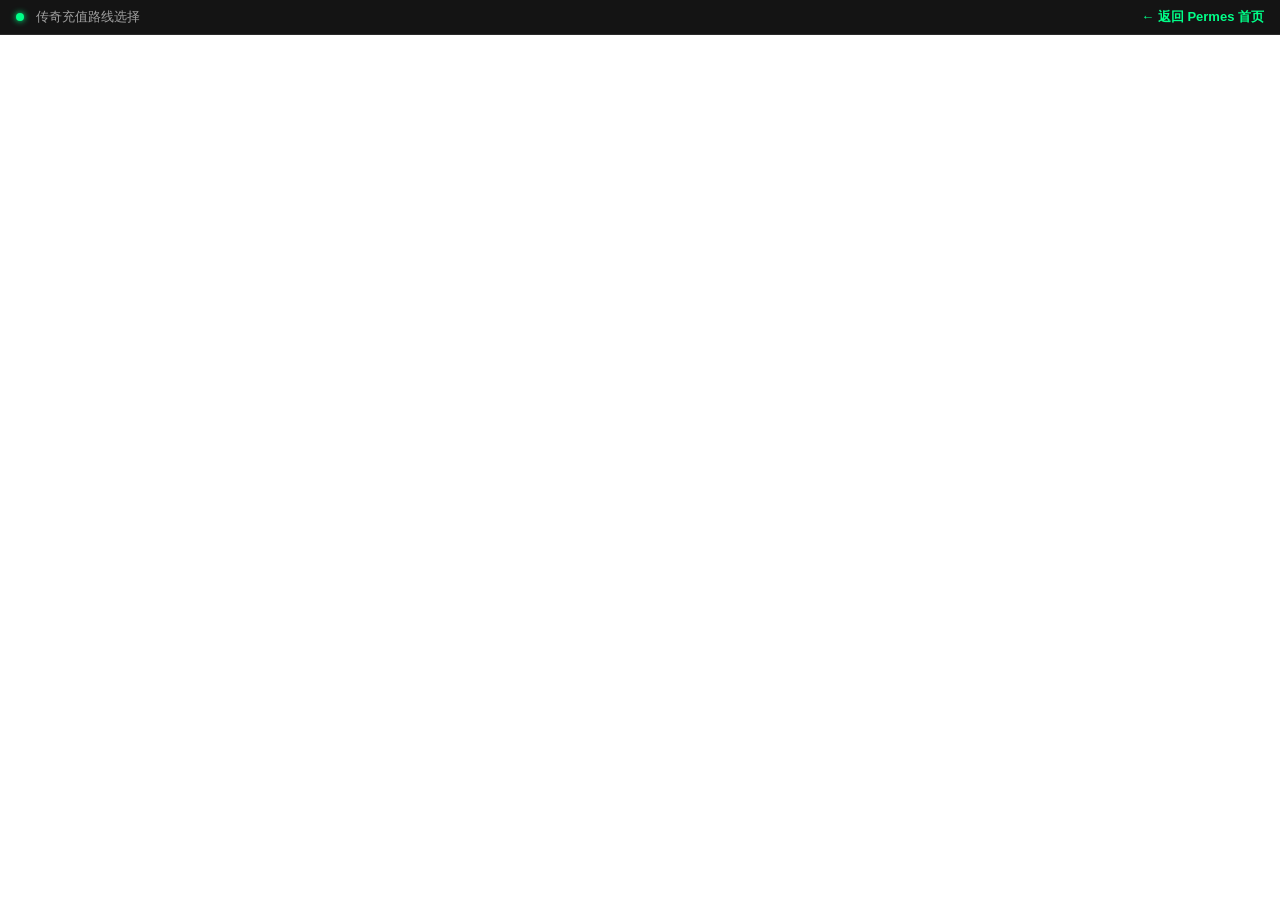
<file: chuanqi.html>
<!DOCTYPE html>
<html lang="zh-CN">
<head>
  <meta charset="UTF-8">
  <meta name="viewport" content="width=device-width, initial-scale=1.0">
  <title>传奇充值路线选择 · Permes</title>
  <link rel="icon" href="assets/img/logo.png" type="image/png">
  <style>
    * { margin: 0; padding: 0; box-sizing: border-box; }
    html, body { width: 100%; height: 100%; }
    body {
      background: #0d0d0d;
      font-family: 'Microsoft YaHei', '微软雅黑', Tahoma, Arial, sans-serif;
    }
    #frame-wrap {
      position: fixed;
      inset: 0;
      display: flex;
      flex-direction: column;
    }
    #bar {
      flex: 0 0 auto;
      display: flex;
      align-items: center;
      gap: 12px;
      padding: 8px 16px;
      background: #141414;
      border-bottom: 1px solid #2a2a2a;
      color: #a0a0a0;
      font-size: 13px;
    }
    #bar a {
      color: #00ff88;
      text-decoration: none;
      font-weight: 600;
    }
    #bar .dot {
      width: 8px; height: 8px; border-radius: 50%;
      background: #00ff88;
      box-shadow: 0 0 6px #00ff88;
    }
    #frame-wrap iframe {
      flex: 1 1 auto;
      width: 100%;
      border: 0;
      background: #fff;
    }
  </style>
</head>
<body>
  <div id="frame-wrap">
    <div id="bar">
      <span class="dot"></span>
      <span>传奇充值路线选择</span>
      <span style="margin-left:auto">
        <a href="/">← 返回 Permes 首页</a>
      </span>
    </div>
    <iframe src="http://103.236.74.206:9527/" title="传奇充值路线选择" allowfullscreen></iframe>
  </div>
</body>
</html>
</file>
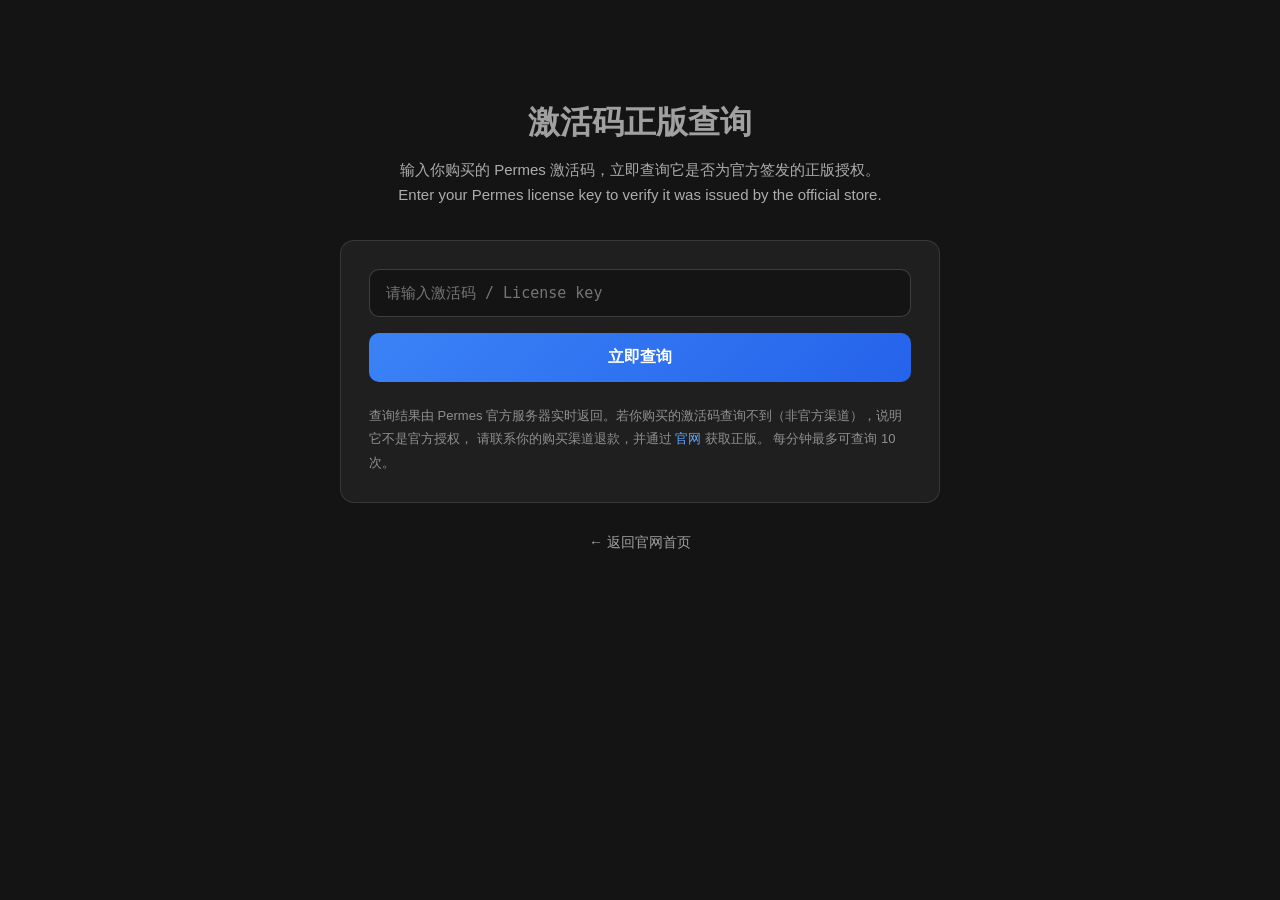
<file: verify.html>
<!DOCTYPE html>
<html lang="zh-CN">
<head>
  <meta charset="UTF-8">
  <meta name="viewport" content="width=device-width, initial-scale=1.0">
  <title>激活码查询 - Permes 正版验证</title>
  <meta name="description" content="输入你购买的 Permes 激活码，查询它是否为官方正版授权。">
  <link rel="icon" type="image/png" href="assets/img/logo.png">
  <link rel="stylesheet" href="css/style.css">
  <style>
    .verify-wrap {
      max-width: 640px;
      margin: 0 auto;
      padding: 96px 20px 80px;
    }
    .verify-title {
      font-size: 32px;
      font-weight: 700;
      text-align: center;
      margin-bottom: 8px;
    }
    .verify-sub {
      text-align: center;
      color: rgba(255, 255, 255, 0.65);
      margin-bottom: 32px;
      font-size: 15px;
      line-height: 1.7;
    }
    .verify-card {
      background: rgba(255, 255, 255, 0.05);
      border: 1px solid rgba(255, 255, 255, 0.1);
      border-radius: 14px;
      padding: 28px;
    }
    .verify-input {
      width: 100%;
      box-sizing: border-box;
      padding: 14px 16px;
      border-radius: 10px;
      border: 1px solid rgba(255, 255, 255, 0.18);
      background: rgba(0, 0, 0, 0.35);
      color: #fff;
      font-size: 15px;
      font-family: ui-monospace, SFMono-Regular, Menlo, Consolas, monospace;
      outline: none;
    }
    .verify-input:focus {
      border-color: rgba(120, 190, 255, 0.8);
    }
    .verify-btn {
      display: block;
      width: 100%;
      margin-top: 16px;
      padding: 14px;
      border: none;
      border-radius: 10px;
      background: linear-gradient(135deg, #3b82f6, #2563eb);
      color: #fff;
      font-size: 16px;
      font-weight: 600;
      cursor: pointer;
    }
    .verify-btn:disabled {
      opacity: 0.55;
      cursor: wait;
    }
    .verify-result {
      margin-top: 20px;
      border-radius: 10px;
      padding: 18px;
      display: none;
      line-height: 1.8;
      font-size: 15px;
    }
    .verify-result.ok {
      display: block;
      background: rgba(34, 197, 94, 0.12);
      border: 1px solid rgba(34, 197, 94, 0.45);
    }
    .verify-result.bad {
      display: block;
      background: rgba(239, 68, 68, 0.12);
      border: 1px solid rgba(239, 68, 68, 0.45);
    }
    .verify-result .row {
      display: flex;
      justify-content: space-between;
      gap: 12px;
    }
    .verify-result .row span:first-child {
      color: rgba(255, 255, 255, 0.6);
    }
    .verify-note {
      margin-top: 22px;
      font-size: 13px;
      color: rgba(255, 255, 255, 0.5);
      line-height: 1.8;
    }
    .verify-back {
      display: block;
      text-align: center;
      margin-top: 28px;
      color: rgba(255, 255, 255, 0.6);
      font-size: 14px;
      text-decoration: none;
    }
    .verify-back:hover {
      color: #fff;
    }
  </style>
</head>
<body>
  <section class="verify-wrap">
    <h1 class="verify-title">激活码正版查询</h1>
    <p class="verify-sub">
      输入你购买的 Permes 激活码，立即查询它是否为官方签发的正版授权。<br>
      Enter your Permes license key to verify it was issued by the official store.
    </p>

    <div class="verify-card">
      <input id="licenseKey" class="verify-input" type="text"
             placeholder="请输入激活码 / License key" autocomplete="off" spellcheck="false" maxlength="128">
      <button id="verifyBtn" class="verify-btn" onclick="doVerify()">立即查询</button>
      <div id="result" class="verify-result"></div>
      <p class="verify-note">
        查询结果由 Permes 官方服务器实时返回。若你购买的激活码查询不到（非官方渠道），说明它不是官方授权，
        请联系你的购买渠道退款，并通过 <a href="/" style="color:#60a5fa;">官网</a> 获取正版。
        每分钟最多可查询 10 次。
      </p>
    </div>

    <a class="verify-back" href="/">← 返回官网首页</a>
  </section>

  <script>
    var API = 'https://permes.xin/api/v1/license/self-check';

    function fmt(key, value) {
      return '<div class="row"><span>' + key + '</span><span>' + value + '</span></div>';
    }

    function doVerify() {
      var key = document.getElementById('licenseKey').value.trim();
      var btn = document.getElementById('verifyBtn');
      var box = document.getElementById('result');
      if (!key) {
        box.className = 'verify-result bad';
        box.innerHTML = '请先输入激活码。';
        return;
      }
      btn.disabled = true;
      btn.textContent = '查询中…';
      box.className = 'verify-result';
      box.innerHTML = '';
      fetch(API, {
        method: 'POST',
        headers: { 'Content-Type': 'application/json' },
        body: JSON.stringify({ license_key: key })
      }).then(function (r) { return r.json(); }).then(function (j) {
        var d = (j && j.data) || {};
        if (d.valid) {
          var tierName = { pro: '正式版', trial: '试用', monthly: '月卡' }[d.tier] || (d.tier || '-');
          var html = '<strong>✅ 官方正版授权</strong>';
          html += fmt('授权类型', tierName);
          if (d.expires_at) html += fmt('到期时间', d.expires_at + ' (UTC)');
          html += fmt('绑定机器', d.machines_used + ' / ' + d.max_machines);
          box.className = 'verify-result ok';
          box.innerHTML = html;
        } else {
          var reason = {
            not_found: '查询不到该激活码——它不是 Permes 官方签发的授权。你购买的可能是非官方渠道的盗版卡密。',
            expired: '该激活码已过期。',
            revoked: '该激活码已被吊销。',
            invalid_format: '激活码格式不正确，请检查后重新输入。'
          }[d.reason] || '查询失败，请稍后再试。';
          box.className = 'verify-result bad';
          box.innerHTML = '<strong>❌ 未通过验证</strong><div style="margin-top:6px;">' + reason + '</div>';
        }
      }).catch(function () {
        box.className = 'verify-result bad';
        box.innerHTML = '网络异常，请稍后再试。';
      }).finally(function () {
        btn.disabled = false;
        btn.textContent = '立即查询';
      });
    }

    document.getElementById('licenseKey').addEventListener('keydown', function (e) {
      if (e.key === 'Enter') doVerify();
    });
  </script>
</body>
</html>
</file>
<file: css/style.css>
/* =========================================================
 * Permes 展示网站 · 样式表
 * 深色主题：#141414 背景 + #00ff88 强调色
 * 纯静态，零依赖，双击即用
 * ========================================================= */

/* ============ 防中文闪烁 ============ */
/* 英文用户首次加载时，i18n.js 执行前先隐藏中文文本，避免闪烁 */
html.lang-loading [data-i18n] {
  visibility: hidden;
}
html.lang-loading .hero-visual,
html.lang-loading .demo-window {
  visibility: visible; /* demo 动画区域不隐藏 */
}

/* ============ CSS 变量 ============ */
:root {
  --bg:          #141414;
  --bg-elev:     #1a1a1a;
  --bg-deep:     #0d0d0d;
  --bg-input:    #0f0f0f;
  --border:      #2a2a2a;
  --border-hi:   #3a3a3a;
  --accent:      #00ff88;
  --accent-dim:  rgba(0, 255, 136, 0.12);
  --accent-glow: rgba(0, 255, 136, 0.30);
  --accent-text: #00ff88;
  --text:        #ffffff;
  --text-mut:    #a0a0a0;
  --text-dim:    #666666;
  --st-released: #00ff88;
  --st-dev:      #ffaa00;
  --st-custom:   #b388ff;
  --st-planned:  #666666;
  --radius:      12px;
  --radius-sm:   8px;
  --max-w:       1140px;
  --transition:  0.2s ease;
}

/* ============ Reset ============ */
*, *::before, *::after {
  margin: 0;
  padding: 0;
  box-sizing: border-box;
}

html {
  scroll-behavior: smooth;
  scroll-padding-top: 72px;
}

body {
  font-family: -apple-system, BlinkMacSystemFont, 'Segoe UI', 'PingFang SC', 'Microsoft YaHei', 'Helvetica Neue', sans-serif;
  background: var(--bg);
  color: var(--text-mut);
  line-height: 1.65;
  -webkit-font-smoothing: antialiased;
  overflow-x: hidden;
}

a { color: inherit; text-decoration: none; }
img { max-width: 100%; display: block; }

.container {
  max-width: var(--max-w);
  margin: 0 auto;
  padding: 0 24px;
}
.container-narrow { max-width: 820px; }

.accent { color: var(--accent); }
.mono { font-family: 'Cascadia Code', 'Fira Code', 'Consolas', 'SF Mono', 'Menlo', monospace; }

/* ============ 按钮 ============ */
.btn {
  display: inline-flex;
  align-items: center;
  justify-content: center;
  gap: 8px;
  font-family: inherit;
  font-size: 15px;
  font-weight: 600;
  padding: 11px 22px;
  border-radius: var(--radius-sm);
  border: 1px solid transparent;
  cursor: pointer;
  transition: all var(--transition);
  white-space: nowrap;
}
.btn-primary {
  background: var(--accent);
  color: #0a0a0a;
}
.btn-primary:hover {
  background: #00e077;
  transform: translateY(-1px);
  box-shadow: 0 4px 20px var(--accent-glow);
}
.btn-ghost {
  background: transparent;
  color: var(--accent);
  border-color: var(--border-hi);
}
.btn-ghost:hover {
  background: var(--accent-dim);
  border-color: var(--accent);
}
.btn-discord {
  background: transparent;
  color: #5865F2;
  border-color: #5865F2;
}
.btn-discord:hover {
  background: rgba(88, 101, 242, 0.12);
  border-color: #7289DA;
  color: #7289DA;
  transform: translateY(-1px);
  box-shadow: 0 4px 20px rgba(88, 101, 242, 0.25);
}
.btn-douyin {
  background: transparent;
  color: #FE2C55;
  border-color: #FE2C55;
}
.btn-douyin:hover {
  background: rgba(254, 44, 85, 0.12);
  border-color: #25F4EE;
  color: #25F4EE;
  transform: translateY(-1px);
  box-shadow: 0 4px 20px rgba(254, 44, 85, 0.25);
}
.btn-bilibili {
  background: transparent;
  color: #FB7299;
  border-color: #FB7299;
}
.btn-bilibili:hover {
  background: rgba(251, 114, 153, 0.12);
  border-color: #00A1D6;
  color: #00A1D6;
  transform: translateY(-1px);
  box-shadow: 0 4px 20px rgba(251, 114, 153, 0.25);
}
.btn-youtube {
  background: transparent;
  color: #FF0000;
  border-color: #FF0000;
}
.btn-youtube:hover {
  background: rgba(255, 0, 0, 0.12);
  border-color: #cc0000;
  color: #cc0000;
  transform: translateY(-1px);
  box-shadow: 0 4px 20px rgba(255, 0, 0, 0.25);
}
.btn-wechat {
  background: transparent;
  color: #07C160;
  border-color: #07C160;
}
.btn-wechat:hover {
  background: rgba(7, 193, 96, 0.12);
  border-color: #2dd470;
  color: #2dd470;
  transform: translateY(-1px);
  box-shadow: 0 4px 20px rgba(7, 193, 96, 0.25);
}
.btn-sm { font-size: 13px; padding: 8px 16px; }
.btn-lg { font-size: 17px; padding: 14px 32px; }

/* ============ 导航栏 ============ */
.navbar {
  position: fixed;
  top: 0; left: 0; right: 0;
  z-index: 100;
  background: transparent;
  transition: background 0.3s ease, backdrop-filter 0.3s ease, border-color 0.3s ease;
  border-bottom: 1px solid transparent;
}
.navbar.scrolled {
  background: rgba(20, 20, 20, 0.85);
  backdrop-filter: blur(12px);
  border-bottom: 1px solid var(--border);
}
.nav-inner {
  max-width: var(--max-w);
  margin: 0 auto;
  padding: 0 24px;
  height: 64px;
  display: flex;
  align-items: center;
  gap: 24px;
}
.nav-logo {
  display: flex;
  align-items: center;
  gap: 10px;
  flex-shrink: 0;
}
.nav-logo-img {
  width: 32px; height: 32px;
  border-radius: 6px;
}
.nav-logo-text {
  font-size: 18px;
  font-weight: 800;
  color: var(--text);
  letter-spacing: -0.3px;
}
.nav-links {
  display: flex;
  align-items: center;
  gap: 4px;
  margin: 0 auto;
}
.nav-link {
  font-size: 14px;
  font-weight: 500;
  color: var(--text-mut);
  padding: 8px 12px;
  border-radius: 6px;
  transition: all var(--transition);
}
.nav-link:hover {
  color: var(--text);
  background: var(--bg-elev);
}
.nav-actions {
  display: flex;
  align-items: center;
  gap: 12px;
  flex-shrink: 0;
}
.lang-toggle {
  display: flex;
  align-items: center;
  gap: 6px;
  background: transparent;
  border: 1px solid var(--border);
  color: var(--text-mut);
  font-family: inherit;
  font-size: 13px;
  font-weight: 500;
  padding: 7px 12px;
  border-radius: 6px;
  cursor: pointer;
  transition: all var(--transition);
}
.lang-toggle:hover {
  border-color: var(--accent);
  color: var(--accent);
}
.nav-burger {
  display: none;
  flex-direction: column;
  gap: 4px;
  background: none;
  border: none;
  cursor: pointer;
  padding: 8px;
}
.nav-burger span {
  width: 20px;
  height: 2px;
  background: var(--text);
  border-radius: 2px;
  transition: all var(--transition);
}

/* ============ Hero ============ */
.hero {
  position: relative;
  padding: 140px 0 80px;
  overflow: hidden;
}
.hero-glow {
  position: absolute;
  top: -200px;
  left: 50%;
  transform: translateX(-50%);
  width: 800px;
  height: 600px;
  background: radial-gradient(ellipse at center, var(--accent-dim) 0%, transparent 70%);
  pointer-events: none;
  z-index: 0;
}
.hero-grid {
  position: absolute;
  inset: 0;
  background-image:
    linear-gradient(var(--border) 1px, transparent 1px),
    linear-gradient(90deg, var(--border) 1px, transparent 1px);
  background-size: 60px 60px;
  mask-image: radial-gradient(ellipse at 50% 30%, black 0%, transparent 60%);
  -webkit-mask-image: radial-gradient(ellipse at 50% 30%, black 0%, transparent 60%);
  opacity: 0.3;
  pointer-events: none;
  z-index: 0;
}
.hero-inner {
  position: relative;
  z-index: 1;
  display: grid;
  grid-template-columns: 1fr 1fr;
  gap: 48px;
  align-items: center;
}
.hero-content { max-width: 560px; }
.hero-badge {
  display: inline-flex;
  align-items: center;
  gap: 6px;
  font-size: 13px;
  font-weight: 500;
  color: var(--accent);
  background: var(--accent-dim);
  border: 1px solid rgba(0, 255, 136, 0.25);
  padding: 6px 14px;
  border-radius: 20px;
  margin-bottom: 24px;
}
.hero-title {
  font-size: clamp(2.2rem, 5vw, 3.6rem);
  font-weight: 900;
  line-height: 1.1;
  letter-spacing: -1.5px;
  color: var(--text);
  margin-bottom: 16px;
}
.hero-title span { display: block; }
.hero-title .accent {
  background: linear-gradient(135deg, #00ff88, #00ddff);
  -webkit-background-clip: text;
  background-clip: text;
  -webkit-text-fill-color: transparent;
}
.hero-sub {
  font-size: 18px;
  font-weight: 600;
  color: var(--text);
  margin-bottom: 16px;
  letter-spacing: -0.2px;
}
.hero-desc {
  font-size: 15px;
  color: var(--text-mut);
  margin-bottom: 28px;
  line-height: 1.75;
}
.hero-cta {
  display: flex;
  gap: 12px;
  margin-bottom: 16px;
  flex-wrap: wrap;
}
.hero-trial {
  font-size: 14px;
  color: var(--accent);
  margin-top: 12px;
  font-weight: 600;
}
.hero-note {
  font-size: 13px;
  color: var(--text-dim);
  margin-top: 4px;
}

/* ============ Hero 演示动画 ============ */
.hero-visual { display: flex; justify-content: center; align-items: center; }
.hero-demo { position: relative; width: 100%; max-width: 380px; }
.demo-window {
  background: var(--bg-elev);
  border: 1px solid var(--border);
  border-radius: var(--radius);
  overflow: hidden;
  box-shadow: 0 20px 60px rgba(0,0,0,0.5);
}
.demo-titlebar {
  display: flex;
  align-items: center;
  gap: 6px;
  padding: 10px 14px;
  background: var(--bg-deep);
  border-bottom: 1px solid var(--border);
}
.dot { width: 10px; height: 10px; border-radius: 50%; }
.dot-r { background: #ff5f57; }
.dot-y { background: #ffbd2e; }
.dot-g { background: #28ca42; }
.demo-title {
  font-size: 12px;
  color: var(--text-dim);
  margin-left: 8px;
  font-family: 'Cascadia Code', 'Fira Code', 'Consolas', 'SF Mono', 'Menlo', monospace;
}
.demo-body { padding: 16px; }
.demo-pixel-section { margin-bottom: 16px; }
.demo-section-label {
  font-size: 11px;
  font-weight: 600;
  text-transform: uppercase;
  letter-spacing: 1px;
  color: #44aaff;
  margin-bottom: 8px;
}
.demo-section-label.ocr { color: #ffaa44; }
.demo-bars {
  display: grid;
  grid-template-columns: 1fr 1fr;
  gap: 6px;
}
.demo-bar {
  display: flex;
  align-items: center;
  gap: 6px;
  background: var(--bg-input);
  padding: 6px 8px;
  border-radius: 4px;
  border: 1px solid var(--border);
}
.bar-led {
  width: 8px; height: 8px;
  border-radius: 50%;
  background: #333;
  flex-shrink: 0;
}
.bar-led.on {
  background: var(--accent);
  box-shadow: 0 0 6px var(--accent-glow);
  animation: ledPulse 2s ease-in-out infinite;
}
@keyframes ledPulse {
  0%, 100% { opacity: 1; }
  50% { opacity: 0.6; }
}
.bar-label {
  font-size: 11px;
  color: var(--text-mut);
}
.demo-ocr-section { margin-bottom: 16px; }
.demo-ocr-grid {
  display: grid;
  grid-template-columns: 1fr 1fr;
  gap: 6px;
}
.demo-ocr-item {
  background: var(--bg-input);
  border: 1px solid var(--border);
  border-radius: 4px;
  padding: 6px 8px;
  display: flex;
  flex-direction: column;
  align-items: center;
  gap: 2px;
}
.ocr-val {
  font-family: 'Cascadia Code', 'Fira Code', 'Consolas', 'SF Mono', 'Menlo', monospace;
  font-size: 20px;
  font-weight: 700;
  color: var(--accent);
}
.ocr-lbl {
  font-size: 10px;
  color: var(--text-dim);
  font-family: 'Cascadia Code', 'Fira Code', 'Consolas', 'SF Mono', 'Menlo', monospace;
}
.demo-action {
  display: flex;
  align-items: center;
  justify-content: space-between;
  background: var(--bg-deep);
  border: 1px solid var(--accent);
  border-radius: 6px;
  padding: 10px 14px;
}
.demo-action-label {
  font-size: 13px;
  color: var(--text-mut);
  font-family: 'Cascadia Code', 'Fira Code', 'Consolas', 'SF Mono', 'Menlo', monospace;
}
.demo-key {
  font-family: 'Cascadia Code', 'Fira Code', 'Consolas', 'SF Mono', 'Menlo', monospace;
  font-size: 18px;
  font-weight: 700;
  color: var(--accent);
  background: var(--accent-dim);
  padding: 4px 12px;
  border-radius: 4px;
  animation: keyPress 2s ease-in-out infinite;
}
@keyframes keyPress {
  0%, 100% { transform: scale(1); box-shadow: 0 0 0 var(--accent-glow); }
  50% { transform: scale(0.95); box-shadow: 0 0 12px var(--accent-glow); }
}
.demo-loop-badge {
  position: absolute;
  bottom: -16px;
  right: -8px;
  font-size: 12px;
  font-weight: 600;
  color: var(--accent);
  background: var(--bg-deep);
  border: 1px solid var(--accent);
  padding: 4px 12px;
  border-radius: 20px;
  white-space: nowrap;
}

/* ============ 统计数字 ============ */
.stats-bar {
  position: relative;
  z-index: 1;
  display: flex;
  align-items: center;
  justify-content: center;
  gap: 0;
  margin-top: 64px;
  padding: 28px 0;
  border-top: 1px solid var(--border);
  border-bottom: 1px solid var(--border);
}
.stat-item {
  flex: 1;
  text-align: center;
  padding: 0 16px;
}
.stat-num {
  font-size: clamp(2rem, 4vw, 3rem);
  font-weight: 900;
  color: var(--accent);
  line-height: 1;
  letter-spacing: -1px;
}
.stat-unit {
  font-size: 0.5em;
  font-weight: 600;
  margin-left: 2px;
}
.stat-label {
  font-size: 13px;
  color: var(--text-dim);
  margin-top: 8px;
  text-transform: uppercase;
  letter-spacing: 1px;
}
.stat-divider {
  width: 1px;
  height: 48px;
  background: var(--border);
}

/* ============ 通用 Section ============ */
.section {
  padding: 96px 0;
  position: relative;
}
.section-alt {
  background: var(--bg-deep);
}
.section-head {
  text-align: center;
  margin-bottom: 56px;
}
.eyebrow {
  font-size: 12px;
  font-weight: 700;
  letter-spacing: 2px;
  color: var(--accent);
  margin-bottom: 12px;
}
.section-title {
  font-size: clamp(1.6rem, 3.5vw, 2.4rem);
  font-weight: 800;
  color: var(--text);
  letter-spacing: -1px;
  margin-bottom: 16px;
}
.section-lead {
  font-size: 16px;
  color: var(--text-mut);
  max-width: 640px;
  margin: 0 auto;
  line-height: 1.75;
}

/* ============ 工作原理 ============ */
.how-flow {
  display: flex;
  align-items: stretch;
  gap: 0;
  justify-content: center;
}
.how-step {
  flex: 1;
  max-width: 260px;
  background: var(--bg-elev);
  border: 1px solid var(--border);
  border-radius: var(--radius);
  padding: 28px 20px;
  text-align: center;
  position: relative;
  transition: all var(--transition);
}
.how-step:hover {
  border-color: var(--accent);
  transform: translateY(-4px);
}
.how-step-num {
  font-family: 'Cascadia Code', 'Fira Code', 'Consolas', 'SF Mono', 'Menlo', monospace;
  font-size: 12px;
  font-weight: 600;
  color: var(--text-dim);
  margin-bottom: 16px;
}
.how-step-icon {
  color: var(--accent);
  margin-bottom: 16px;
  display: flex;
  justify-content: center;
}
.how-step h3 {
  font-size: 16px;
  font-weight: 700;
  color: var(--text);
  margin-bottom: 8px;
}
.how-step p {
  font-size: 13px;
  color: var(--text-mut);
  line-height: 1.6;
}
.how-arrow {
  display: flex;
  align-items: center;
  padding: 0 8px;
  font-size: 20px;
  color: var(--accent);
  font-weight: 300;
}

/* ============ 核心特性 ============ */
.features-grid {
  display: grid;
  grid-template-columns: repeat(3, 1fr);
  gap: 20px;
}
.feature-card {
  background: var(--bg-elev);
  border: 1px solid var(--border);
  border-radius: var(--radius);
  padding: 28px 24px;
  transition: all var(--transition);
}
.feature-card:hover {
  border-color: var(--accent);
  background: var(--bg);
  transform: translateY(-2px);
}
.feature-icon {
  width: 48px;
  height: 48px;
  display: flex;
  align-items: center;
  justify-content: center;
  background: var(--accent-dim);
  border-radius: 10px;
  color: var(--accent);
  margin-bottom: 18px;
}
.feature-card h3 {
  font-size: 17px;
  font-weight: 700;
  color: var(--text);
  margin-bottom: 8px;
}
.feature-card p {
  font-size: 14px;
  color: var(--text-mut);
  line-height: 1.65;
}

/* ============ 账号安全 ============ */
.safety-grid {
  display: grid;
  grid-template-columns: repeat(3, 1fr);
  gap: 20px;
}
.safety-card {
  background: var(--bg-elev);
  border: 1px solid var(--border);
  border-radius: var(--radius);
  padding: 28px 24px;
  transition: all var(--transition);
  position: relative;
  overflow: hidden;
}
.safety-card::before {
  content: '';
  position: absolute;
  top: 0;
  left: 0;
  width: 3px;
  height: 100%;
  background: var(--accent);
  opacity: 0.6;
}
.safety-card:hover {
  border-color: var(--accent);
  background: var(--bg);
  transform: translateY(-2px);
}
.safety-card:hover::before {
  opacity: 1;
  box-shadow: 0 0 12px var(--accent-glow);
}
.safety-icon {
  width: 48px;
  height: 48px;
  display: flex;
  align-items: center;
  justify-content: center;
  background: var(--accent-dim);
  border-radius: 10px;
  color: var(--accent);
  margin-bottom: 18px;
}
.safety-card h3 {
  font-size: 17px;
  font-weight: 700;
  color: var(--text);
  margin-bottom: 8px;
}
.safety-card p {
  font-size: 14px;
  color: var(--text-mut);
  line-height: 1.65;
}

/* ============ 技术架构 ============ */
.arch-stack {
  max-width: 760px;
  margin: 0 auto;
}
.arch-layer {
  background: var(--bg-elev);
  border: 1px solid var(--border);
  border-radius: var(--radius);
  padding: 24px 28px;
  transition: all var(--transition);
}
.arch-layer:hover {
  border-color: var(--accent);
}
.arch-layer-head {
  display: flex;
  align-items: center;
  gap: 12px;
  margin-bottom: 8px;
}
.arch-layer-num {
  font-family: 'Cascadia Code', 'Fira Code', 'Consolas', 'SF Mono', 'Menlo', monospace;
  font-size: 12px;
  font-weight: 700;
  color: var(--accent);
  background: var(--accent-dim);
  padding: 3px 8px;
  border-radius: 4px;
}
.arch-layer h3 {
  font-size: 16px;
  font-weight: 700;
  color: var(--text);
}
.arch-layer > p {
  font-size: 13px;
  color: var(--text-mut);
}
.arch-chips {
  display: flex;
  flex-wrap: wrap;
  gap: 6px;
}
.chip {
  font-size: 11px;
  font-weight: 500;
  color: var(--text-mut);
  background: var(--bg-deep);
  border: 1px solid var(--border);
  padding: 4px 10px;
  border-radius: 20px;
  font-family: 'Cascadia Code', 'Fira Code', 'Consolas', 'SF Mono', 'Menlo', monospace;
}
.arch-connector {
  display: flex;
  flex-direction: column;
  align-items: center;
  gap: 4px;
  padding: 8px 0;
  color: var(--accent);
}
.arch-flow-label {
  font-size: 11px;
  color: var(--text-dim);
  font-family: 'Cascadia Code', 'Fira Code', 'Consolas', 'SF Mono', 'Menlo', monospace;
}

/* ============ OCR 引擎 ============ */
.ocr-content {
  max-width: 860px;
  margin: 0 auto;
}
  .ocr-phases {
    display: grid;
    grid-template-columns: 1fr 1fr;
    gap: 20px;
    margin-bottom: 32px;
  }
  .ocr-phases-3 {
    grid-template-columns: repeat(3, 1fr);
  }
.ocr-phase {
  background: var(--bg-elev);
  border: 1px solid var(--border);
  border-radius: var(--radius);
  padding: 28px 24px;
}
.ocr-phase-num {
  font-size: 24px;
  color: var(--accent);
  margin-bottom: 12px;
}
.ocr-phase h3 {
  font-size: 16px;
  font-weight: 700;
  color: var(--text);
  margin-bottom: 8px;
}
.ocr-phase > p {
  font-size: 13px;
  color: var(--text-mut);
  margin-bottom: 14px;
  line-height: 1.65;
}
.ocr-tags {
  display: flex;
  flex-wrap: wrap;
  gap: 6px;
}
.tag {
  font-size: 11px;
  font-weight: 600;
  color: var(--accent);
  background: var(--accent-dim);
  padding: 4px 10px;
  border-radius: 4px;
  font-family: 'Cascadia Code', 'Fira Code', 'Consolas', 'SF Mono', 'Menlo', monospace;
}
.ocr-table-wrap {
  background: var(--bg-elev);
  border: 1px solid var(--border);
  border-radius: var(--radius);
  overflow: hidden;
}
.ocr-table {
  width: 100%;
  border-collapse: collapse;
}
.ocr-table th {
  font-size: 12px;
  font-weight: 600;
  text-transform: uppercase;
  letter-spacing: 1px;
  color: var(--text-dim);
  text-align: left;
  padding: 14px 16px;
  background: var(--bg-deep);
  border-bottom: 1px solid var(--border);
}
.ocr-table td {
  font-size: 14px;
  color: var(--text-mut);
  padding: 14px 16px;
  border-bottom: 1px solid var(--border);
}
.ocr-table tr:last-child td { border-bottom: none; }
.ocr-table .mono { color: var(--accent); font-weight: 500; }

/* ============ 职业模块 ============ */
.mod-filters {
  display: flex;
  justify-content: center;
  gap: 8px;
  margin-bottom: 36px;
}
.mod-filter {
  font-family: inherit;
  font-size: 14px;
  font-weight: 600;
  color: var(--text-mut);
  background: var(--bg-elev);
  border: 1px solid var(--border);
  padding: 8px 20px;
  border-radius: 20px;
  cursor: pointer;
  transition: all var(--transition);
}
.mod-filter:hover {
  border-color: var(--border-hi);
  color: var(--text);
}
.mod-filter.active {
  background: var(--accent);
  color: #0a0a0a;
  border-color: var(--accent);
}
.mod-grid {
  display: grid;
  grid-template-columns: repeat(auto-fill, minmax(150px, 1fr));
  gap: 12px;
}
.mod-card {
  background: var(--bg-elev);
  border: 1px solid var(--border);
  border-radius: var(--radius-sm);
  padding: 16px 12px;
  text-align: center;
  transition: all var(--transition);
  position: relative;
  overflow: hidden;
}
.mod-card:hover {
  border-color: var(--accent);
  transform: translateY(-2px);
}
.mod-card.is-hot {
  border-color: rgba(0, 255, 136, 0.25);
}
.mod-card.is-hot:hover {
  border-color: var(--accent);
}
.mod-card-icon {
  width: 48px; height: 48px;
  margin: 0 auto 10px;
  border-radius: 50%;
  overflow: hidden;
  border: 2px solid var(--border);
  background: var(--bg-deep);
}
.mod-card.is-hot .mod-card-icon {
  border-color: var(--accent);
}
.mod-card-icon img {
  width: 100%; height: 100%;
  object-fit: cover;
}
.mod-hot-badge {
  position: absolute;
  top: 6px;
  right: 6px;
  font-size: 10px;
  font-weight: 700;
  color: #0a0a0a;
  background: var(--accent);
  padding: 2px 7px;
  border-radius: 4px;
  white-space: nowrap;
  line-height: 1.4;
  z-index: 1;
}
.mod-card-name {
  font-size: 14px;
  font-weight: 600;
  color: var(--text);
  margin-bottom: 2px;
}
.mod-card-class {
  font-size: 11px;
  color: var(--text-dim);
  margin-bottom: 8px;
}
.mod-card-status {
  display: inline-flex;
  align-items: center;
  gap: 4px;
  font-size: 11px;
  font-weight: 500;
  padding: 2px 8px;
  border-radius: 10px;
}
.mod-card-status .status-dot {
  width: 6px; height: 6px;
  border-radius: 50%;
}
.mod-card-status.released {
  color: var(--st-released);
  background: rgba(0, 255, 136, 0.1);
}
.mod-card-status.released .status-dot { background: var(--st-released); }
.mod-card-status.dev {
  color: var(--st-dev);
  background: rgba(255, 170, 0, 0.1);
}
.mod-card-status.dev .status-dot { background: var(--st-dev); }
.mod-card-status.custom {
  color: var(--st-custom);
  background: rgba(179, 136, 255, 0.1);
}
.mod-card-status.custom .status-dot { background: var(--st-custom); }
.mod-card-status.planned {
  color: var(--st-planned);
  background: rgba(102, 102, 102, 0.1);
}
.mod-card-status.planned .status-dot { background: var(--st-planned); }

/* ============ SimC 评估 ============ */
.simc-content {
  max-width: 860px;
  margin: 0 auto;
}
.simc-steps {
  display: flex;
  align-items: center;
  justify-content: center;
  flex-wrap: wrap;
  gap: 4px;
  margin-bottom: 36px;
}
.simc-step {
  display: flex;
  align-items: center;
  gap: 8px;
  background: var(--bg-elev);
  border: 1px solid var(--border);
  border-radius: 20px;
  padding: 8px 16px;
  font-size: 13px;
  font-weight: 500;
  color: var(--text-mut);
}
.simc-step-num {
  font-family: 'Cascadia Code', 'Fira Code', 'Consolas', 'SF Mono', 'Menlo', monospace;
  font-size: 12px;
  font-weight: 700;
  color: var(--accent);
}
.simc-step-arrow {
  color: var(--accent);
  font-size: 14px;
}
.simc-demo {
  display: grid;
  grid-template-columns: 1fr 1fr;
  gap: 20px;
}
.simc-code {
  background: var(--bg-deep);
  border: 1px solid var(--border);
  border-radius: var(--radius);
  overflow: hidden;
}
.code-header {
  display: flex;
  align-items: center;
  gap: 6px;
  padding: 10px 14px;
  background: var(--bg-deep);
  border-bottom: 1px solid var(--border);
}
.code-dot { width: 10px; height: 10px; border-radius: 50%; }
.code-title {
  font-size: 12px;
  color: var(--text-dim);
  margin-left: 8px;
  font-family: 'Cascadia Code', 'Fira Code', 'Consolas', 'SF Mono', 'Menlo', monospace;
}
.code-body {
  padding: 16px;
  font-family: 'Cascadia Code', 'Fira Code', 'Consolas', 'SF Mono', 'Menlo', monospace;
  font-size: 12px;
  line-height: 1.8;
  overflow-x: auto;
}
.code-body code { color: var(--text-mut); }
.c-kw { color: var(--accent); font-weight: 600; }
.c-fn { color: #44aaff; }
.c-str { color: #ffaa44; }
.c-var { color: #b388ff; }
.c-prop { color: #e0e0e0; }
.c-num { color: #ffaa44; }
.c-cmt { color: var(--text-dim); font-style: italic; }

.simc-chart {
  background: var(--bg-elev);
  border: 1px solid var(--border);
  border-radius: var(--radius);
  padding: 24px;
  display: flex;
  flex-direction: column;
}
.chart-title {
  font-size: 14px;
  font-weight: 700;
  color: var(--text);
  margin-bottom: 4px;
}
.chart-subtitle {
  font-size: 12px;
  color: var(--text-dim);
  margin-bottom: 20px;
}
.chart-bars {
  display: flex;
  flex-direction: column;
  gap: 16px;
  flex: 1;
}
.chart-row { }
.chart-label {
  font-size: 12px;
  color: var(--text-mut);
  margin-bottom: 6px;
  font-weight: 500;
}
.chart-track {
  background: var(--bg-deep);
  border-radius: 6px;
  height: 28px;
  overflow: visible;
  position: relative;
}
.chart-fill {
  height: 100%;
  border-radius: 6px;
  display: flex;
  align-items: center;
  justify-content: flex-end;
  padding-right: 10px;
  transition: width 1.2s ease;
}
.chart-baseline {
  background: linear-gradient(90deg, #2a2a2a, #444);
}
.chart-permes {
  background: linear-gradient(90deg, rgba(0,255,136,0.3), var(--accent));
}
.chart-val {
  font-size: 12px;
  font-weight: 700;
  color: var(--text);
  font-family: 'Cascadia Code', 'Fira Code', 'Consolas', 'SF Mono', 'Menlo', monospace;
}
.chart-badge {
  margin-top: 16px;
  text-align: center;
  font-size: 13px;
  font-weight: 600;
  color: var(--accent);
  background: var(--accent-dim);
  border: 1px solid rgba(0, 255, 136, 0.25);
  padding: 8px 16px;
  border-radius: 8px;
}

/* ============ 对比表 ============ */
.cmp-table-wrap {
  max-width: 920px;
  margin: 0 auto;
  background: var(--bg-elev);
  border: 1px solid var(--border);
  border-radius: var(--radius);
  overflow: hidden;
}
.cmp-scroll {
  overflow-x: auto;
}
.cmp-table {
  width: 100%;
  min-width: 700px;
  border-collapse: collapse;
}
.cmp-table th {
  font-size: 13px;
  font-weight: 700;
  text-align: left;
  padding: 16px 14px;
  background: var(--bg-deep);
  border-bottom: 1px solid var(--border);
  color: var(--text);
  white-space: nowrap;
}
.cmp-table th.cmp-permes-col {
  color: var(--accent);
  border-left: 2px solid var(--accent);
}
.cmp-table td {
  font-size: 13px;
  padding: 14px;
  border-bottom: 1px solid var(--border);
  color: var(--text-mut);
}
.cmp-table tr:last-child td { border-bottom: none; }
.cmp-table td:first-child { font-weight: 600; color: var(--text); white-space: nowrap; }
.cmp-table td:last-child {
  border-left: 2px solid var(--accent);
  background: var(--accent-dim);
  color: var(--accent);
  font-weight: 600;
}
.cmp-table .cmp-meh { color: var(--text-dim); }

/* ============ 使用流程 ============ */
.start-note {
  font-size: 15px;
  font-weight: 600;
  color: var(--accent);
  margin-top: 4px;
}
.start-timeline {
  max-width: 860px;
  margin: 0 auto;
  display: flex;
  align-items: stretch;
  justify-content: center;
  gap: 0;
  flex-wrap: wrap;
}
.start-step {
  display: flex;
  flex-direction: column;
  align-items: center;
  gap: 14px;
  background: var(--bg-elev);
  border: 1px solid var(--border);
  border-radius: var(--radius);
  padding: 24px 20px;
  transition: all var(--transition);
  min-width: 140px;
  flex: 1;
}
.start-step:hover {
  border-color: var(--accent);
  transform: translateY(-2px);
}
.start-step-num {
  width: 40px; height: 40px;
  display: flex;
  align-items: center;
  justify-content: center;
  font-family: 'Cascadia Code', 'Fira Code', 'Consolas', 'SF Mono', 'Menlo', monospace;
  font-size: 16px;
  font-weight: 700;
  color: var(--accent);
  border: 2px solid var(--accent);
  border-radius: 50%;
}
.start-step h3 {
  font-size: 15px;
  font-weight: 700;
  color: var(--text);
  text-align: center;
}

/* ============ FAQ ============ */
.faq-list {
  display: flex;
  flex-direction: column;
  gap: 10px;
}
.faq-item {
  background: var(--bg-elev);
  border: 1px solid var(--border);
  border-radius: var(--radius-sm);
  overflow: hidden;
  transition: border-color var(--transition);
}
.faq-item[open] {
  border-color: var(--accent);
}
.faq-item summary { list-style: none; }
.faq-item summary::-webkit-details-marker { display: none; }
.faq-q {
  display: flex;
  align-items: center;
  justify-content: space-between;
  padding: 18px 20px;
  cursor: pointer;
  font-size: 15px;
  font-weight: 600;
  color: var(--text);
}
.faq-icon {
  font-size: 20px;
  color: var(--accent);
  transition: transform var(--transition);
  flex-shrink: 0;
}
.faq-item[open] .faq-icon {
  transform: rotate(45deg);
}
.faq-a {
  padding: 0 20px 18px;
  font-size: 14px;
  color: var(--text-mut);
  line-height: 1.7;
}

/* ============ 下载 CTA ============ */
.section-cta {
  padding: 80px 0;
}
.cta-box {
  text-align: center;
  background: var(--bg-elev);
  border: 1px solid var(--border);
  border-radius: var(--radius);
  padding: 56px 32px;
  position: relative;
  overflow: hidden;
}
.cta-box::before {
  content: '';
  position: absolute;
  top: -100px;
  left: 50%;
  transform: translateX(-50%);
  width: 400px;
  height: 200px;
  background: radial-gradient(ellipse, var(--accent-dim), transparent 70%);
  pointer-events: none;
}
.cta-title {
  font-size: clamp(2rem, 4vw, 2.8rem);
  font-weight: 900;
  color: var(--text);
  margin-bottom: 8px;
  position: relative;
}
.cta-sub {
  font-size: 15px;
  color: var(--text-mut);
  margin-bottom: 16px;
  position: relative;
}
.cta-trial {
  font-size: 15px;
  color: var(--accent);
  margin-bottom: 24px;
  position: relative;
  padding: 12px 20px;
  background: rgba(0, 255, 136, 0.08);
  border: 1px solid rgba(0, 255, 136, 0.2);
  border-radius: 8px;
}
.cta-trial strong {
  color: var(--accent);
  font-weight: 700;
}
.cta-box .btn { position: relative; }

/* ============ Footer ============ */
.footer {
  background: var(--bg-deep);
  border-top: 1px solid var(--border);
  padding: 48px 0 24px;
}
.footer-grid {
  display: grid;
  grid-template-columns: 1fr 1fr 1fr;
  gap: 32px;
  margin-bottom: 32px;
}
.footer-brand {}
.footer-logo {
  display: flex;
  align-items: center;
  gap: 10px;
  margin-bottom: 8px;
}
.footer-logo img {
  width: 28px; height: 28px;
  border-radius: 5px;
}
.footer-logo span {
  font-size: 16px;
  font-weight: 800;
  color: var(--text);
}
.footer-tagline {
  font-size: 13px;
  color: var(--text-dim);
}
.footer-info {
  display: flex;
  flex-direction: column;
  gap: 8px;
}
.footer-info-row {
  display: flex;
  justify-content: space-between;
  font-size: 13px;
}
.footer-info-row span:first-child { color: var(--text-dim); }
.footer-info-row span:last-child { color: var(--text-mut); }
.footer-info-row .mono { color: var(--accent); }
.footer-links {
  display: flex;
  flex-direction: column;
  gap: 8px;
}
.footer-links a {
  font-size: 13px;
  color: var(--text-mut);
  transition: color var(--transition);
}
.footer-links a:hover { color: var(--accent); }
.footer-bottom {
  border-top: 1px solid var(--border);
  padding-top: 20px;
  text-align: center;
}
.footer-disclaimer {
  font-size: 12px;
  color: var(--text-dim);
  margin-bottom: 6px;
}
.footer-copy {
  font-size: 12px;
  color: var(--text-dim);
}

/* ============ 返回顶部 ============ */
.back-to-top {
  position: fixed;
  bottom: 24px;
  right: 24px;
  width: 40px; height: 40px;
  background: var(--bg-elev);
  border: 1px solid var(--border);
  border-radius: 50%;
  color: var(--text-mut);
  cursor: pointer;
  display: flex;
  align-items: center;
  justify-content: center;
  opacity: 0;
  pointer-events: none;
  transition: all var(--transition);
  z-index: 90;
}
.back-to-top.show {
  opacity: 1;
  pointer-events: auto;
}
.back-to-top:hover {
  border-color: var(--accent);
  color: var(--accent);
}

/* ============ 滚动渐显动画 ============ */
.reveal {
  opacity: 0;
  transform: translateY(20px);
  transition: opacity 0.6s ease, transform 0.6s ease;
}
.reveal.visible {
  opacity: 1;
  transform: translateY(0);
}

/* ============ 响应式 ============ */
@media (max-width: 968px) {
  .hero-inner {
    grid-template-columns: 1fr;
    gap: 40px;
  }
  .hero-visual { order: -1; }
  .features-grid {
    grid-template-columns: 1fr 1fr;
  }
  .how-flow {
    flex-direction: column;
    gap: 0;
  }
  .how-step { max-width: 100%; }
  .how-arrow {
    transform: rotate(90deg);
    padding: 4px 0;
  }
  .simc-demo {
    grid-template-columns: 1fr;
  }
  .ocr-phases-3 {
    grid-template-columns: 1fr 1fr;
  }
  .safety-grid {
    grid-template-columns: 1fr 1fr;
  }
  .start-timeline {
    flex-wrap: wrap;
    gap: 12px;
  }
  .start-step {
    min-width: 140px;
    flex: 1 1 40%;
  }
  .footer-grid {
    grid-template-columns: 1fr;
    gap: 20px;
  }
}

@media (max-width: 768px) {
  .nav-links {
    display: none;
    position: absolute;
    top: 64px;
    left: 0; right: 0;
    flex-direction: column;
    background: var(--bg-deep);
    border-bottom: 1px solid var(--border);
    padding: 16px 24px;
    gap: 0;
  }
  .nav-links.open {
    display: flex;
  }
  .nav-link {
    padding: 12px 0;
    border-bottom: 1px solid var(--border);
  }
  .nav-link:last-child { border-bottom: none; }
  .nav-burger { display: flex; }
  .nav-actions .btn-sm { display: none; }
  .stats-bar {
    flex-wrap: wrap;
    gap: 16px;
  }
  .stat-divider { display: none; }
  .stat-item { flex: 1 1 40%; }
  .features-grid {
    grid-template-columns: 1fr;
  }
  .safety-grid {
    grid-template-columns: 1fr;
  }
  .ocr-phases {
    grid-template-columns: 1fr;
  }
  .ocr-phases-3 {
    grid-template-columns: 1fr;
  }
  .section { padding: 64px 0; }
  .hero { padding: 110px 0 60px; }
}

@media (max-width: 480px) {
  .hero-cta {
    flex-direction: column;
  }
  .hero-cta .btn { width: 100%; }
  .mod-grid {
    grid-template-columns: 1fr 1fr;
  }
  .simc-steps {
    flex-direction: column;
  }
  .simc-step-arrow {
    transform: rotate(90deg);
  }
}

/* ============ 下载限流 Toast ============ */
.download-toast {
  position: fixed;
  bottom: 32px;
  left: 50%;
  transform: translateX(-50%) translateY(120%);
  background: var(--bg-elev);
  border: 1px solid var(--border-hi);
  color: var(--text);
  padding: 14px 28px;
  border-radius: var(--radius-sm);
  font-size: 0.95rem;
  font-weight: 500;
  box-shadow: 0 8px 32px rgba(0, 0, 0, 0.5);
  z-index: 9999;
  opacity: 0;
  transition: opacity 0.3s ease, transform 0.3s ease;
  pointer-events: none;
  white-space: nowrap;
}

.download-toast.show {
  opacity: 1;
  transform: translateX(-50%) translateY(0);
}
</file>
